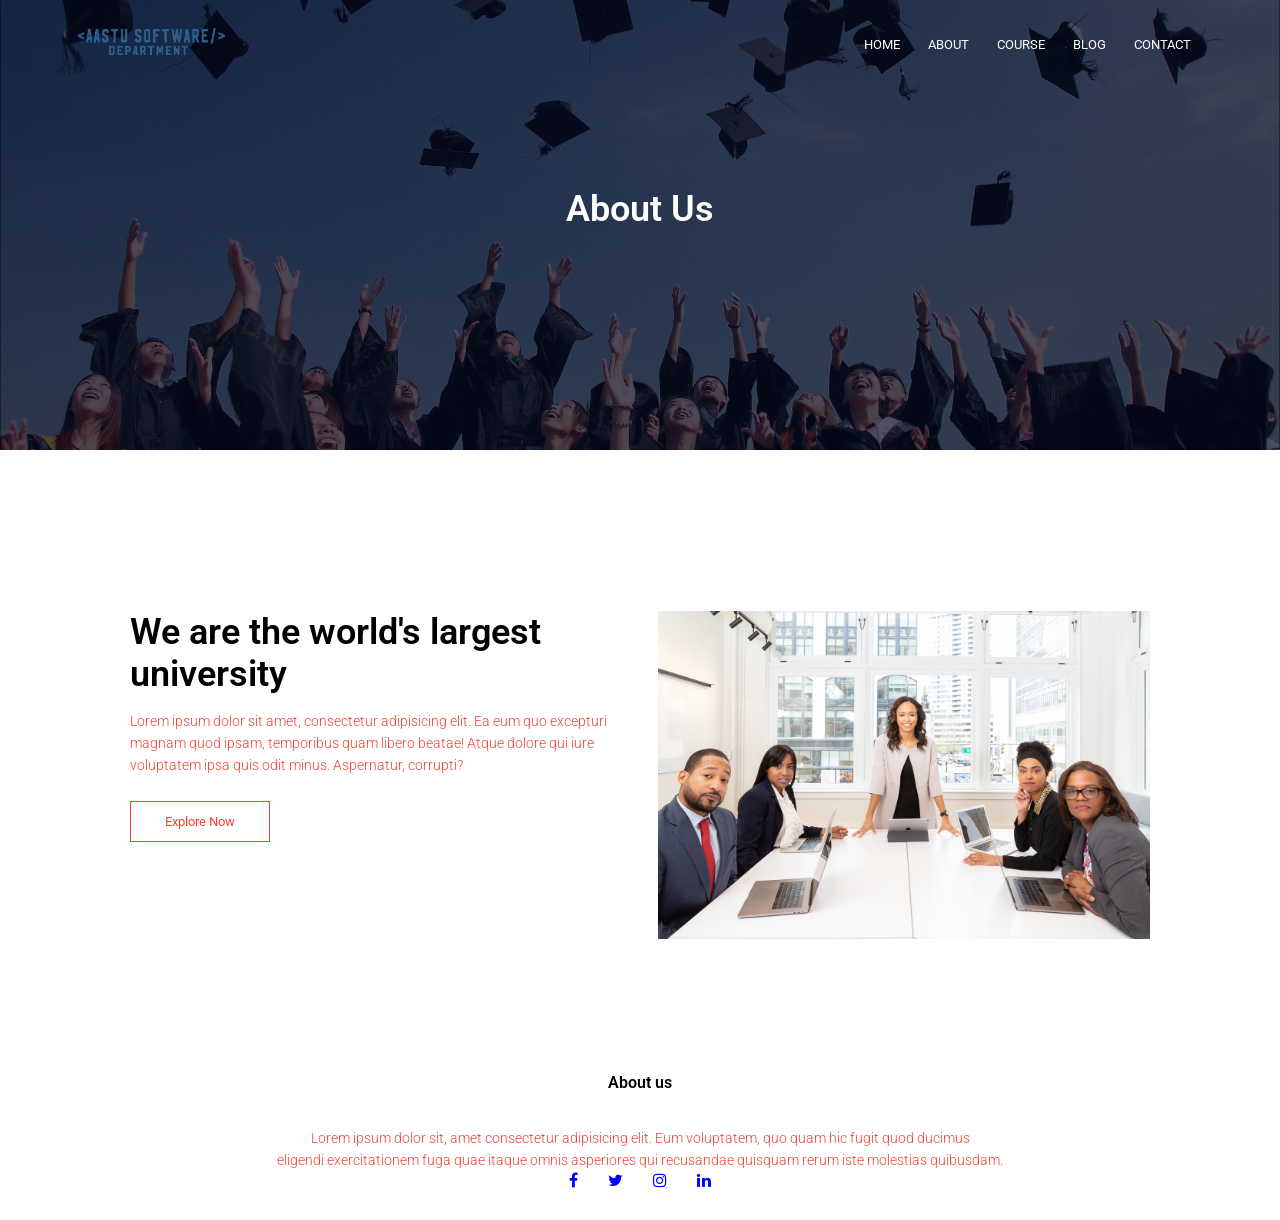
<file: about.html>
<!DOCTYPE html>
<html lang="en">
<head>
    <meta charset="UTF-8">
    <meta http-equiv="X-UA-Compatible" content="IE=edge">
    <meta name="viewport" content="width=device-width, initial-scale=1.0">
    <title>About</title>
    <link rel="stylesheet" href= "style.css">
    <link rel="preconnect" href="https://fonts.googleapis.com">
    <link rel="preconnect" href="https://fonts.gstatic.com" crossorigin>
    <link href="https://fonts.googleapis.com/css2?family=Roboto:ital,wght@0,300;0,400;0,500;0,700;0,900;1,100&display=swap" rel="stylesheet">
    <link rel="stylesheet" href="https://stackpath.bootstrapcdn.com/font-awesome/4.7.0/css/font-awesome.min.css">

</head>
<body>

    <!------ header section---->

<section class="sub-header">
    <nav>
        <a href="/HomePage-main/index.html"><img src="/HomePage-main/resources/aastu sw.png"></a>
        <div class="nav-links" id="navLinks">
            <i class="fa fa-times" onclick="hidemenu()"></i>
            <ul>
                <li><a href="/HomePage-main/index.html">HOME</a></li>
                <li><a href="about.html">ABOUT</a></li>
                <li><a href="course.html">COURSE</a></li>
                <li><a href="events.html">BLOG</a></li>
                <li><a href="contact.html">CONTACT</a></li>
            </ul>
        </div>
        <i class="fa fa-bars" onclick="showmenu()"></i>
    </nav>

    <h1>About Us</h1>

</section>  

     <!--about us content-->

<section class="about-us">
    <div class="row">
        <div class="about-col">
            <h1>We are the world's largest university</h1>
            <p>Lorem ipsum dolor sit amet, consectetur adipisicing elit. Ea eum quo excepturi magnam quod ipsam, temporibus quam libero beatae! Atque dolore qui iure voluptatem ipsa quis odit minus. Aspernatur, corrupti?</p>
            <a href="" class="hero-btn red-btn">Explore Now</a>
        </div>
        <div class="about-col">
            <img src="images/about.jpg" alt="about">
        </div>
    </div>


</section>

 

       <!-- Footer  -->

<section class="footer">
    <h4>About us</h4>
    <p>Lorem ipsum dolor sit, amet consectetur adipisicing elit. Eum voluptatem, quo quam hic fugit quod ducimus <br> eligendi exercitationem fuga quae itaque omnis asperiores qui recusandae quisquam rerum iste molestias quibusdam.</p>

    <div class="icons">
        <i class="fa fa-facebook" ></i>
        <i class="fa fa-twitter" ></i>
        <i class="fa fa-instagram" ></i>
        <i class="fa fa-linkedin" ></i>
    </div>

</section>



<!-------------(header section) javascript for toggle menu---->
<script>

    var navLinks = document.getElementById("navLinks");
    function showmenu(){
        navLinks.style.right = "0";
    }
    function hidemenu(){
        navLinks.style.right = "-200px";
    }

</script>

</body>
</html>
</file>
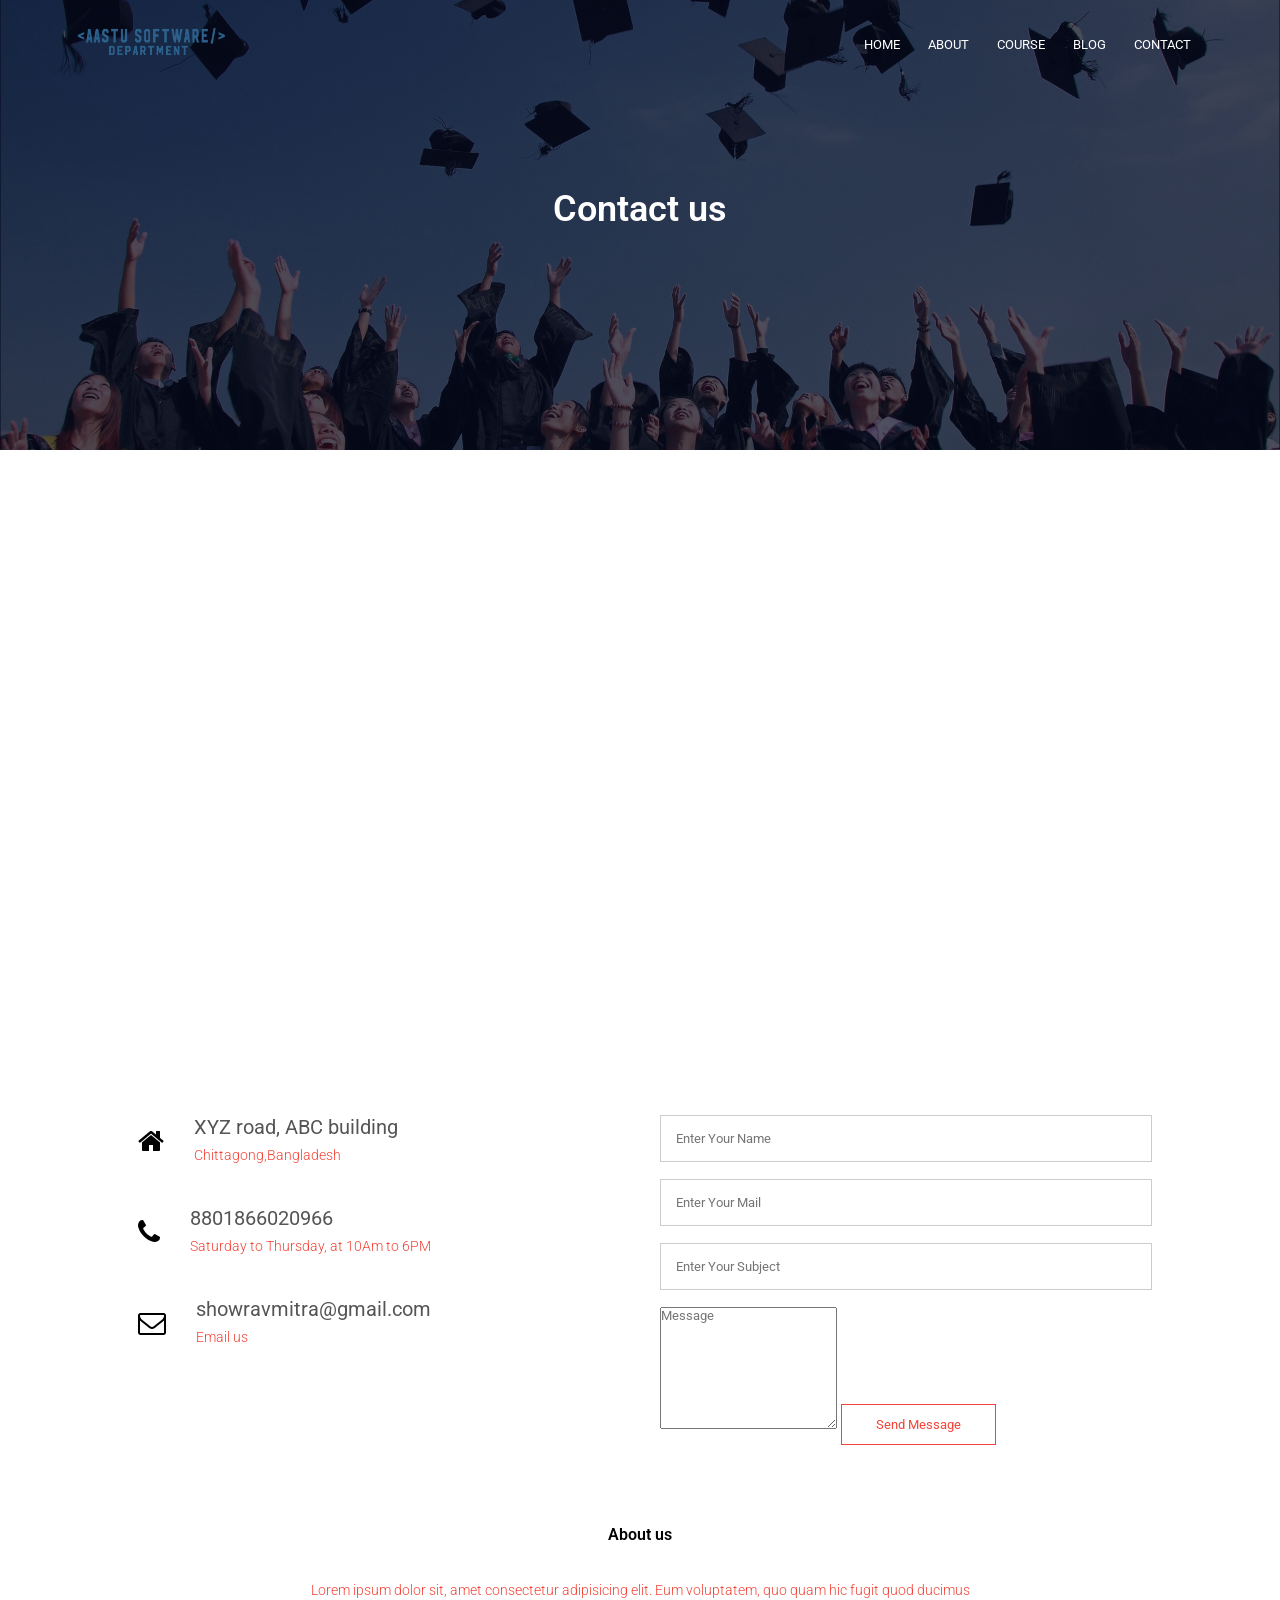
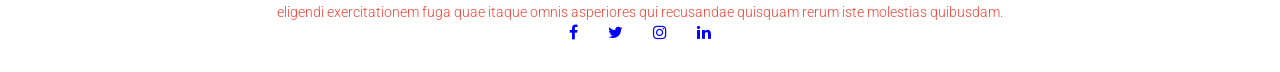
<file: contact.html>
<!DOCTYPE html>
<html lang="en">
<head>
    <meta charset="UTF-8">
    <meta http-equiv="X-UA-Compatible" content="IE=edge">
    <meta name="viewport" content="width=device-width, initial-scale=1.0">
    <title>contact</title>
    <link rel="stylesheet" href= "style.css">
    <link rel="preconnect" href="https://fonts.googleapis.com">
    <link rel="preconnect" href="https://fonts.gstatic.com" crossorigin>
    <link href="https://fonts.googleapis.com/css2?family=Roboto:ital,wght@0,300;0,400;0,500;0,700;0,900;1,100&display=swap" rel="stylesheet">
    <link rel="stylesheet" href="https://stackpath.bootstrapcdn.com/font-awesome/4.7.0/css/font-awesome.min.css">

</head>
<body>

    <!------ header section---->

<section class="sub-header">
    <nav>
        <a href="/HomePage-main/index.html"><img src="/HomePage-main/resources/aastu sw.png"></a>
        <div class="nav-links" id="navLinks">
            <i class="fa fa-times" onclick="hidemenu()"></i>
            <ul>
                <li><a href="/HomePage-main/index.html">HOME</a></li>
                <li><a href="about.html">ABOUT</a></li>
                <li><a href="course.html">COURSE</a></li>
                <li><a href="events.html">BLOG</a></li>
                <li><a href="contact.html">CONTACT</a></li>
            </ul>
        </div>
        <i class="fa fa-bars" onclick="showmenu()"></i>
    </nav>

    <h1>Contact us</h1>

</section>  

<!--------contact us-------->

<section class="location">
    <iframe src="https://www.google.com/maps/embed?pb=!1m18!1m12!1m3!1d3690.6520704291634!2d91.83061711454049!3d22.32899458530864!2m3!1f0!2f0!3f0!3m2!1i1024!2i768!4f13.1!3m3!1m2!1s0x30ad2755e6a1b817%3A0xd8f81467523d6d98!2sFiringi%20Bazar%20Rd%2C%20Chittagong!5e0!3m2!1sen!2sbd!4v1632244402618!5m2!1sen!2sbd" width="600" height="450" style="border:0;" allowfullscreen="" loading="lazy"></iframe>

</section>

<section class="contact-us">
    <div class="row">
        <div class="contact-col">
            <div>
                <i class="fa fa-home"></i>
                <span>
                    <h5>XYZ road, ABC building</h5>
                    <p>Chittagong,Bangladesh</p>
                </span>
            </div>
            <div>
                <i class="fa fa-phone"></i>
                <span>
                    <h5>8801866020966</h5>
                    <p>Saturday to Thursday, at 10Am to 6PM</p>
                </span>
            </div>
            <div>
                <i class="fa fa-envelope-o"></i>
                <span>
                    <h5>showravmitra@gmail.com</h5>
                    <p>Email us</p>
                </span>
            </div>
        </div>
        <div class="contact-col">
            <form action="">
                <input type="text" placeholder="Enter Your Name" required>
                <input type="email" placeholder="Enter Your Mail" required>
                <input type="text" placeholder="Enter Your Subject" required>
                <textarea rows="8" placeholder="Message" required></textarea>
                <button type="Submit" class="hero-btn red-btn">Send Message </button>
            </form>

        </div>
    </div>
</section>


     <!-- Footer  -->

<section class="footer">
    <h4>About us</h4>
    <p>Lorem ipsum dolor sit, amet consectetur adipisicing elit. Eum voluptatem, quo quam hic fugit quod ducimus <br> eligendi exercitationem fuga quae itaque omnis asperiores qui recusandae quisquam rerum iste molestias quibusdam.</p>

    <div class="icons">
        <i class="fa fa-facebook" ></i>
        <i class="fa fa-twitter" ></i>
        <i class="fa fa-instagram" ></i>
        <i class="fa fa-linkedin" ></i>
    </div>
 
</section>



<!-------------(header section) javascript for toggle menu---->
<script>

    var navLinks = document.getElementById("navLinks");
    function showmenu(){
        navLinks.style.right = "0";
    }
    function hidemenu(){
        navLinks.style.right = "-200px";
    }

</script>

</body>
</html>
</file>
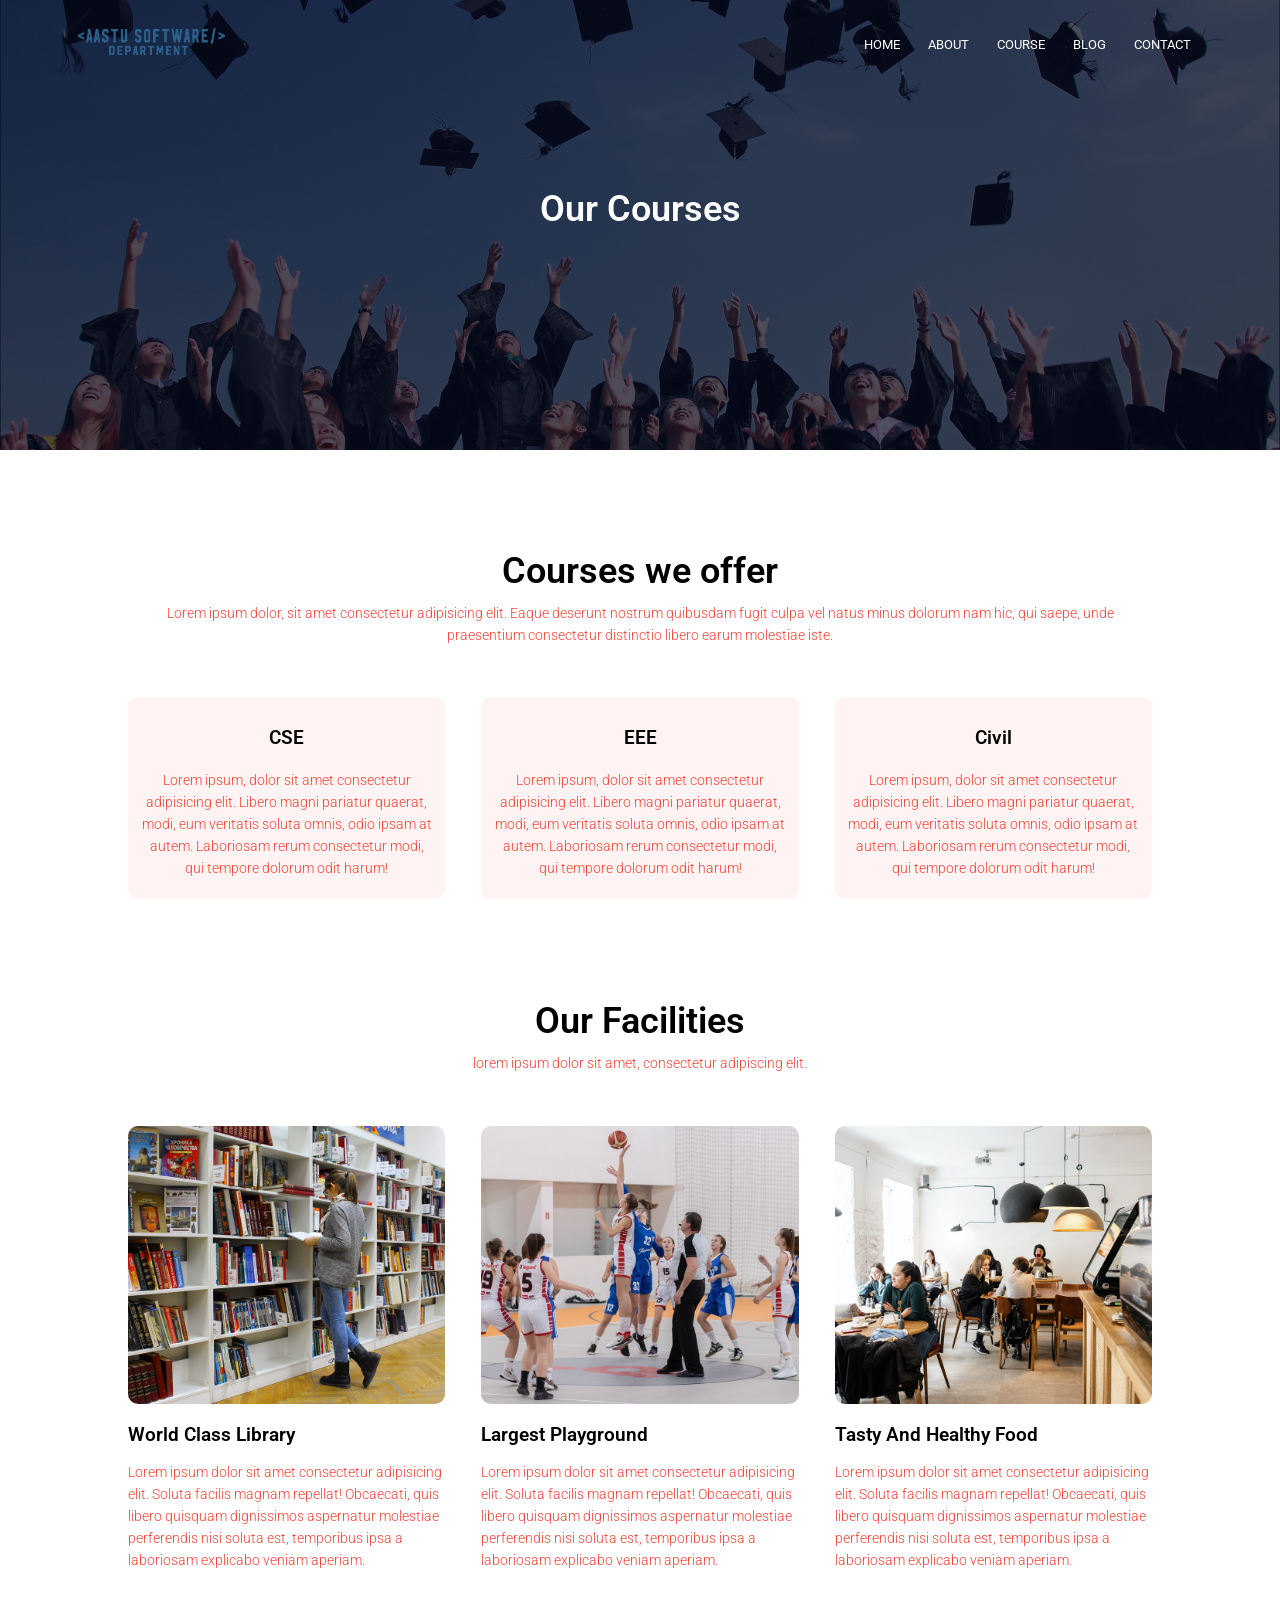
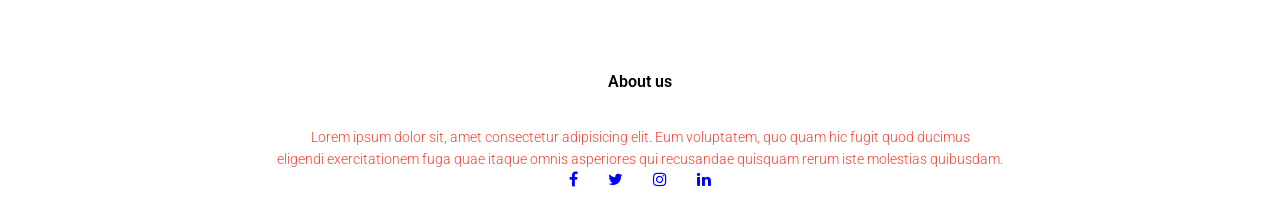
<file: course.html>
<!DOCTYPE html>
<html lang="en">
<head>
    <meta charset="UTF-8">
    <meta http-equiv="X-UA-Compatible" content="IE=edge">
    <meta name="viewport" content="width=device-width, initial-scale=1.0">
    <title>Courses</title>
    <link rel="stylesheet" href= "style.css">
    <link rel="preconnect" href="https://fonts.googleapis.com">
    <link rel="preconnect" href="https://fonts.gstatic.com" crossorigin>
    <link href="https://fonts.googleapis.com/css2?family=Roboto:ital,wght@0,300;0,400;0,500;0,700;0,900;1,100&display=swap" rel="stylesheet">
    <link rel="stylesheet" href="https://stackpath.bootstrapcdn.com/font-awesome/4.7.0/css/font-awesome.min.css">

</head>
<body>

    <!------ header section---->

<section class="sub-header">
    <nav>
        <a href="/HomePage-main/index.html"><img src="/HomePage-main/resources/aastu sw.png"></a>
        <div class="nav-links" id="navLinks">
            <i class="fa fa-times" onclick="hidemenu()"></i>
            <ul>
                <li><a href="/HomePage-main/index.html">HOME</a></li>
                <li><a href="about.html">ABOUT</a></li>
                <li><a href="course.html">COURSE</a></li>
                <li><a href="events.html">BLOG</a></li>
                <li><a href="contact.html">CONTACT</a></li>
            </ul>
        </div>
        <i class="fa fa-bars" onclick="showmenu()"></i>
    </nav>

    <h1>Our Courses</h1>

</section>  

     <!-- Course -->

<section class="course">
    <h1>Courses we offer</h1>
    <p>Lorem ipsum dolor, sit amet consectetur adipisicing elit. Eaque deserunt nostrum quibusdam fugit culpa vel natus minus dolorum nam hic, qui saepe, unde praesentium consectetur distinctio libero earum molestiae iste.</p>

    <div class="row">
        <div class="course-col">
            <h3>CSE</h3>
            <p>Lorem ipsum, dolor sit amet consectetur adipisicing elit. Libero magni pariatur quaerat, modi, eum veritatis soluta omnis, odio ipsam at autem. Laboriosam rerum consectetur modi, qui tempore dolorum odit harum!</p>
        </div>
        <div class="course-col">
            <h3>EEE</h3>
            <p>Lorem ipsum, dolor sit amet consectetur adipisicing elit. Libero magni pariatur quaerat, modi, eum veritatis soluta omnis, odio ipsam at autem. Laboriosam rerum consectetur modi, qui tempore dolorum odit harum!</p>
        </div>
        <div class="course-col">
            <h3>Civil</h3>
            <p>Lorem ipsum, dolor sit amet consectetur adipisicing elit. Libero magni pariatur quaerat, modi, eum veritatis soluta omnis, odio ipsam at autem. Laboriosam rerum consectetur modi, qui tempore dolorum odit harum!</p>
        </div>
    </div>

</section>


     <!--  Facilities -->

<section class="facilities">
    <h1>Our Facilities</h1>
    <p>lorem ipsum dolor sit amet, consectetur adipiscing elit.</p>
    <div class="row">
        <div class="facilities-col">
            <img src="images/library.png" >
            <h3>World Class Library</h3>
            <p>Lorem ipsum dolor sit amet consectetur adipisicing elit. Soluta facilis magnam repellat! Obcaecati, quis libero quisquam dignissimos aspernatur molestiae perferendis nisi soluta est, temporibus ipsa a laboriosam explicabo veniam aperiam.</p>
        </div>
        <div class="facilities-col">
            <img src="images/basketball.png" >
            <h3>Largest Playground</h3>
            <p>Lorem ipsum dolor sit amet consectetur adipisicing elit. Soluta facilis magnam repellat! Obcaecati, quis libero quisquam dignissimos aspernatur molestiae perferendis nisi soluta est, temporibus ipsa a laboriosam explicabo veniam aperiam.</p>
        </div>
        <div class="facilities-col">
            <img src="images/cafeteria.png" >
            <h3>Tasty And Healthy Food </h3>
            <p>Lorem ipsum dolor sit amet consectetur adipisicing elit. Soluta facilis magnam repellat! Obcaecati, quis libero quisquam dignissimos aspernatur molestiae perferendis nisi soluta est, temporibus ipsa a laboriosam explicabo veniam aperiam.</p>
        </div>
    </div>
</section>


       <!-- Footer  -->

<section class="footer">
    <h4>About us</h4>
    <p>Lorem ipsum dolor sit, amet consectetur adipisicing elit. Eum voluptatem, quo quam hic fugit quod ducimus <br> eligendi exercitationem fuga quae itaque omnis asperiores qui recusandae quisquam rerum iste molestias quibusdam.</p>

    <div class="icons">
        <i class="fa fa-facebook" ></i>
        <i class="fa fa-twitter" ></i>
        <i class="fa fa-instagram" ></i>
        <i class="fa fa-linkedin" ></i>
    </div>
 
</section>



<!-------------(header section) javascript for toggle menu---->
<script>

    var navLinks = document.getElementById("navLinks");
    function showmenu(){
        navLinks.style.right = "0";
    }
    function hidemenu(){
        navLinks.style.right = "-200px";
    }

</script>

</body>
</html>
</file>
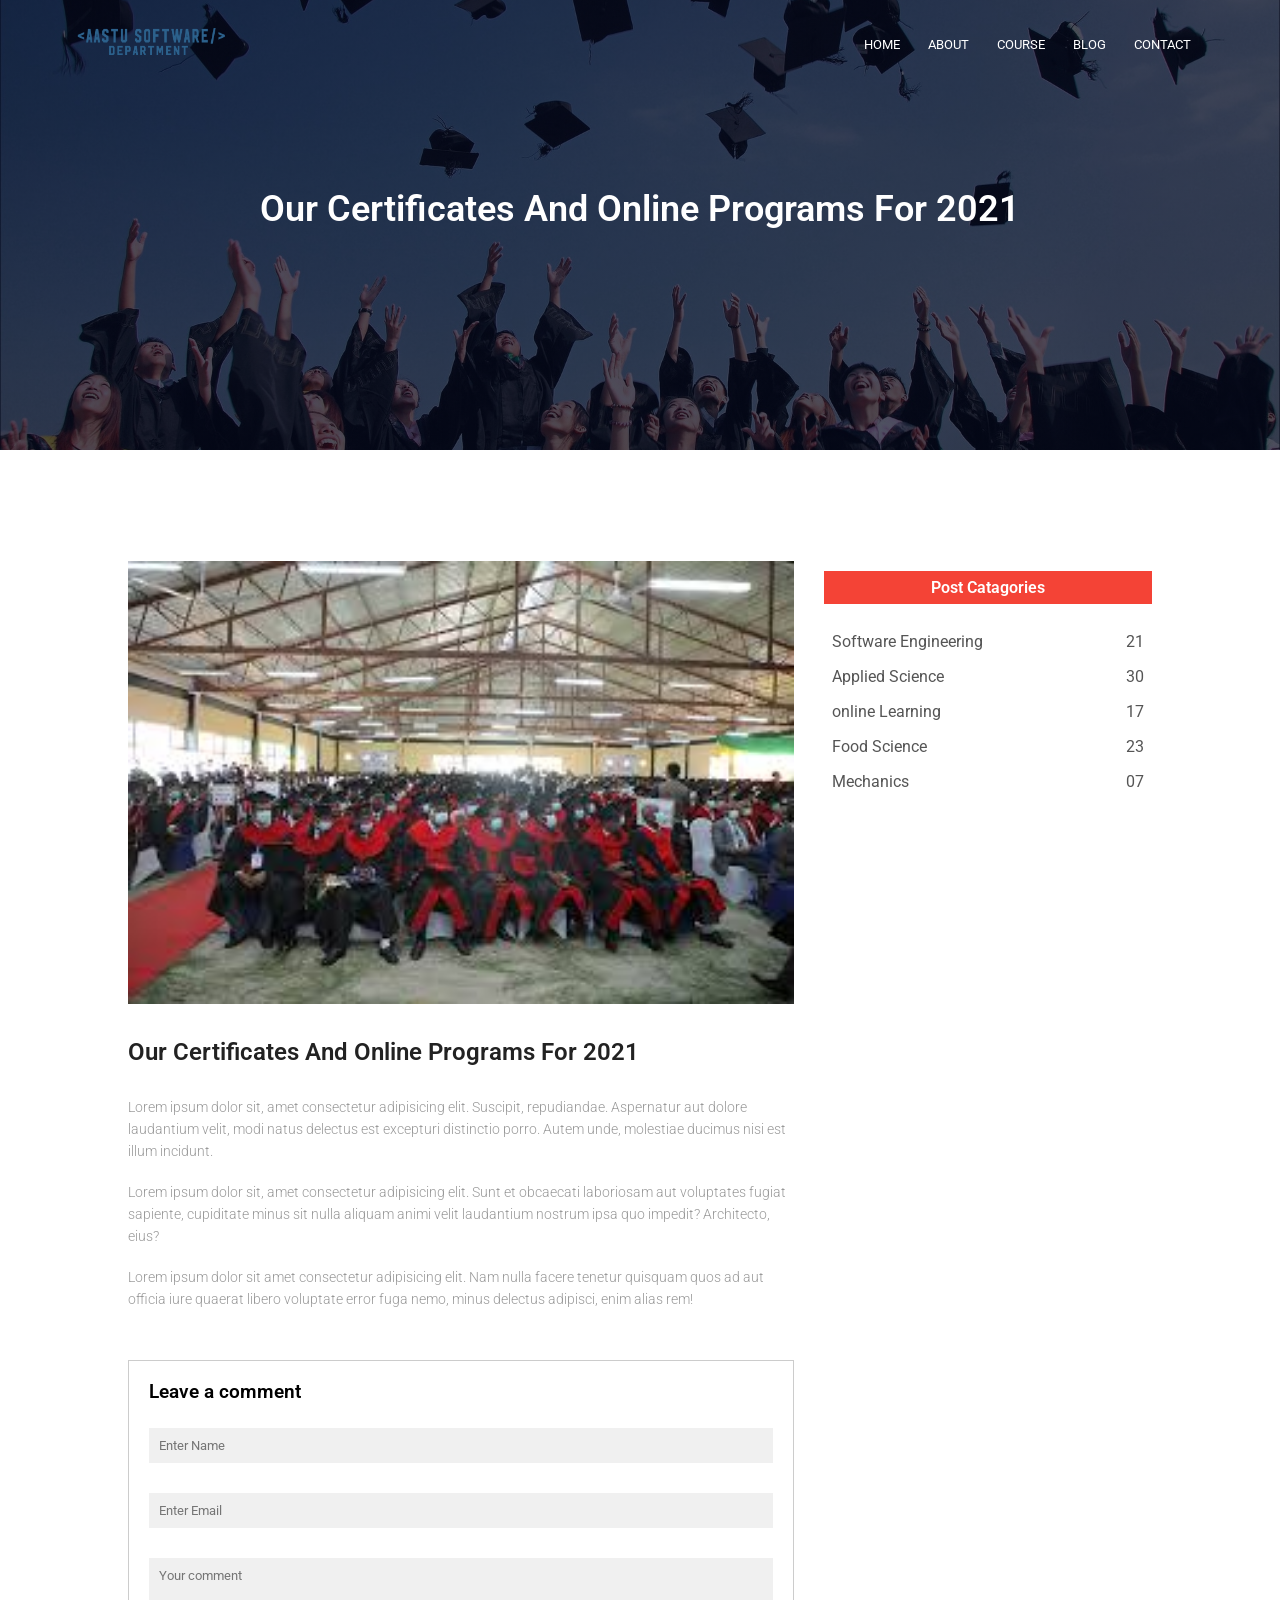
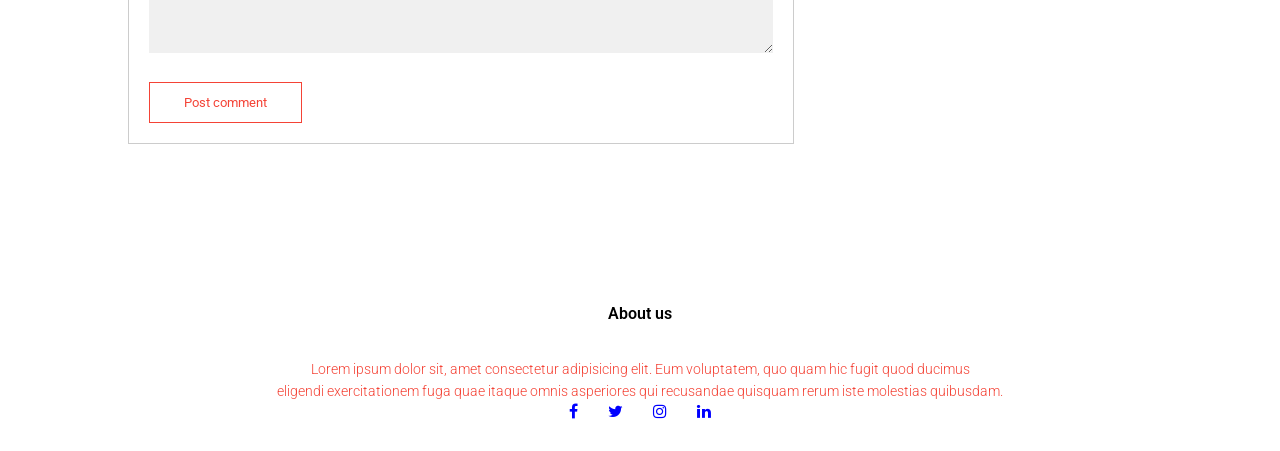
<file: events.html>
<!DOCTYPE html>
<html lang="en">
<head>
    <meta charset="UTF-8">
    <meta http-equiv="X-UA-Compatible" content="IE=edge">
    <meta name="viewport" content="width=device-width, initial-scale=1.0">
    <title>Events</title>
    <link rel="stylesheet" href= "style.css">
    <link rel="preconnect" href="https://fonts.googleapis.com">
    <link rel="preconnect" href="https://fonts.gstatic.com" crossorigin>
    <link href="https://fonts.googleapis.com/css2?family=Roboto:ital,wght@0,300;0,400;0,500;0,700;0,900;1,100&display=swap" rel="stylesheet">
    <link rel="stylesheet" href="https://stackpath.bootstrapcdn.com/font-awesome/4.7.0/css/font-awesome.min.css">

</head>
<body>

    <!------ header section---->

<section class="sub-header">
    <nav>
        <a href="/HomePage-main/index.html"><img src="/HomePage-main/resources/aastu sw.png"></a>
        <div class="nav-links" id="navLinks">
            <i class="fa fa-times" onclick="hidemenu()"></i>
            <ul>
                <li><a href="/HomePage-main/index.html">HOME</a></li>
                <li><a href="about.html">ABOUT</a></li>
                <li><a href="course.html">COURSE</a></li>
                <li><a href="events.html">BLOG</a></li>
                <li><a href="contact.html">CONTACT</a></li>
            </ul>
        </div>
        <i class="fa fa-bars" onclick="showmenu()"></i>
    </nav>

    <h1>Our Certificates And Online Programs For 2021</h1>

</section>  

     

<section class="blog-content">
    <div class="row">
        <div class="blog-left">
            <img src="/HomePage-main/resources/images.jpeg" alt="certifiacte">
            <h2>Our Certificates And Online Programs For 2021</h2>
            <P>Lorem ipsum dolor sit, amet consectetur adipisicing elit. Suscipit, repudiandae. Aspernatur aut dolore laudantium velit, modi natus delectus est excepturi distinctio porro. Autem unde, molestiae ducimus nisi est illum incidunt.</P>
            <br>
            <p>Lorem ipsum dolor sit, amet consectetur adipisicing elit. Sunt et obcaecati laboriosam aut voluptates fugiat sapiente, cupiditate minus sit nulla aliquam animi velit laudantium nostrum ipsa quo impedit? Architecto, eius?</p>
            <br><p>Lorem ipsum dolor sit amet consectetur adipisicing elit. Nam nulla facere tenetur quisquam quos ad aut officia iure quaerat libero voluptate error fuga nemo, minus delectus adipisci, enim alias rem!</p>


            <div class="comment-box">
                <h3>Leave a comment </h3>
                <form class="comment-form">
                    <input type="text" placeholder="Enter Name">
                    <input type="text" placeholder="Enter Email">
                    <textarea rows="5" placeholder="Your comment"></textarea>
                    <button type="submit" class="hero-btn red-btn">Post comment</button>
                </form>
            </div>
        </div>
        <div class="blog-right">
            <h3>Post Catagories</h3>
            <div>
                <span>Software Engineering</span>
                <span>21</span>
            </div>
            <div>
                <span>Applied  Science</span>
                <span>30</span>
            </div>
            <div>
                <span>online  Learning</span>
                <span>17</span>
            </div>
            <div>
                <span>Food Science</span>
                <span>23</span>
            </div>
            <div>
                <span>Mechanics</span>
                <span>07</span>
            </div>
        </div>
    </div>
</section>



         <!-- Footer -->

<section class="footer">
    <h4>About us</h4>
    <p>Lorem ipsum dolor sit, amet consectetur adipisicing elit. Eum voluptatem, quo quam hic fugit quod ducimus <br> eligendi exercitationem fuga quae itaque omnis asperiores qui recusandae quisquam rerum iste molestias quibusdam.</p>

    <div class="icons">
        <i class="fa fa-facebook" ></i>
        <i class="fa fa-twitter" ></i>
        <i class="fa fa-instagram" ></i>
        <i class="fa fa-linkedin" ></i>
    </div>
  
</section>



<!-------------(header section) javascript for toggle menu---->
<script>

    var navLinks = document.getElementById("navLinks");
    function showmenu(){
        navLinks.style.right = "0";
    }
    function hidemenu(){
        navLinks.style.right = "-200px";
    }

</script>

</body>
</html>
</file>
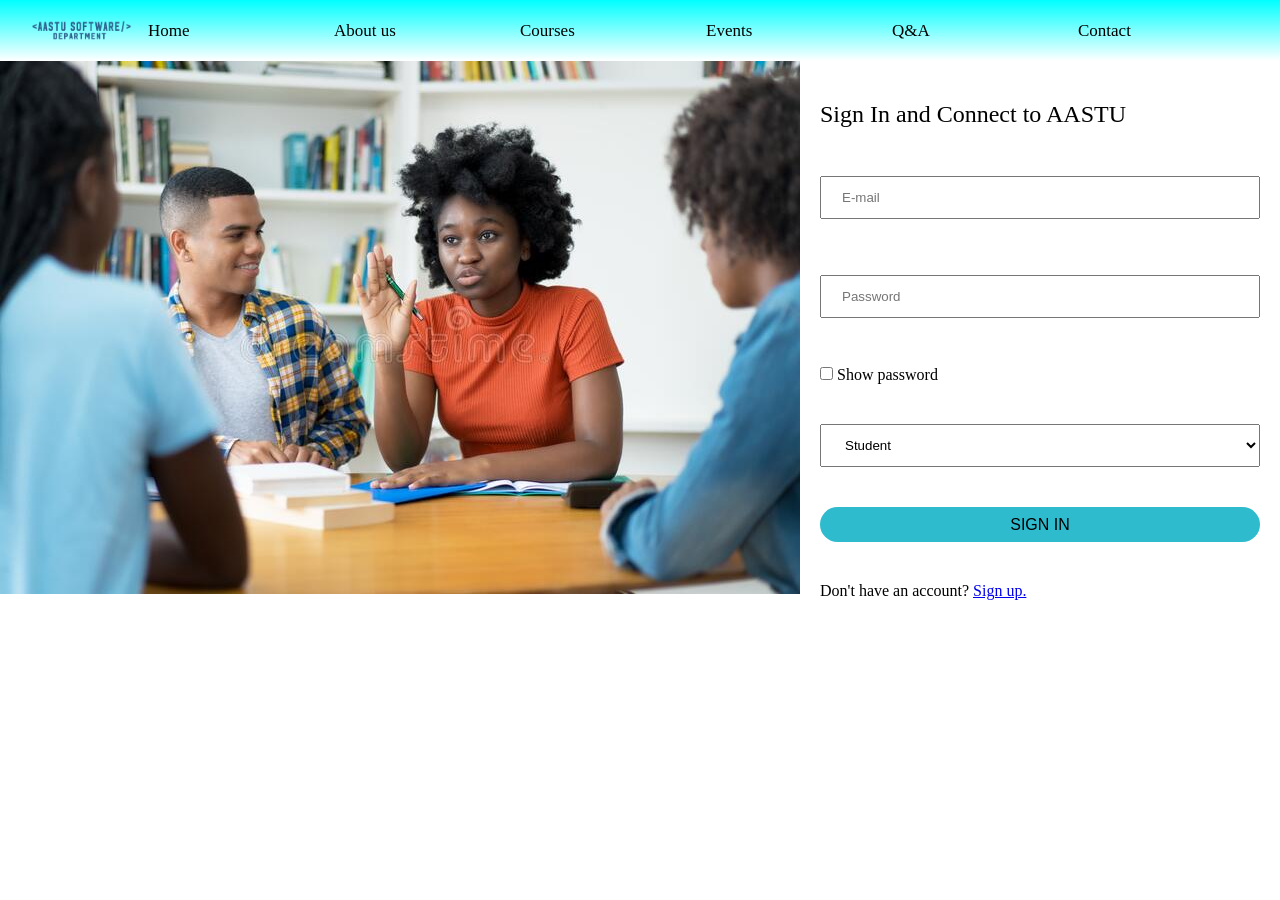
<file: SignInUpPage-main/signIn.html>
<!DOCTYPE html>
<html lang="en">
<head>
    <meta charset="UTF-8">
    <meta http-equiv="X-UA-Compatible" content="IE=edge">
    <meta name="viewport" content="width=device-width, initial-scale=1.0">
    <title>Sign in</title>
    <link rel="stylesheet" href="base.css">
    <link rel="stylesheet" href="button.css">
    <link rel="stylesheet" href="frontend/signIn.css">
</head>
<body>
    <div class="navigation">
        <img class="logo" src="/HomePage-main/resources/aastu sw.png" alt="AASTU SE Logo" width="100">
        <div class="navlink"><a href="/HomePage-main/index.html">Home</a></div>
        <div class="navlink"><a href="/about.html">About us</a></div>
        <div class="navlink"><a href="/course.html">Courses</a></div>
        <div class="navlink"><a href="/events.html">Events<a></a></div>
        <div class="navlink"><a href="/FAQPage-main/src/pages/faq.html">Q&A</a></div>
        <div class="navlink"><a href="/contact.html">Contact</a></div>
    </div>

    <div class="signIn">
        <div class="heroImage">
            <img src="assets/peopleDiscussing.jpg" alt="students discussing">
        </div>
        <div class="signInSection">
            <form action="#" method="post">
                <div class="form signInTitle fontSubHeader">Sign In and Connect to AASTU</div>
                <div class="form email"><input id="email" type="email" placeholder="E-mail" /></div>
                <div class="form password"><input id="password" type="password" placeholder="Password" /></div>

                <div class="form showPass">
                    <input type="checkbox" name="showPassword" id="showPassword">
                    <label for="showPassword">Show password</label>
                </div>
                
                <div class="form selectOccupation">
                    <select name="occupation" id="occupation">
                        <option value="Student">Student</option>
                        <option value="Staff">Staff</option>
                    </select>
                </div>
                <div class="form btnSignIn">
                    <button id="btnSubmit" class="form btn btnPrimary btnBlock" type="submit">SIGN IN</button>
                </div>

                <p class="fontPrimary form lnkSignUp">
                    Don't have an account? <a href="signUp.html">Sign up.</a>
                </p>
            </form>
        </div>
    </div>

  
</body>
</html>
</file>
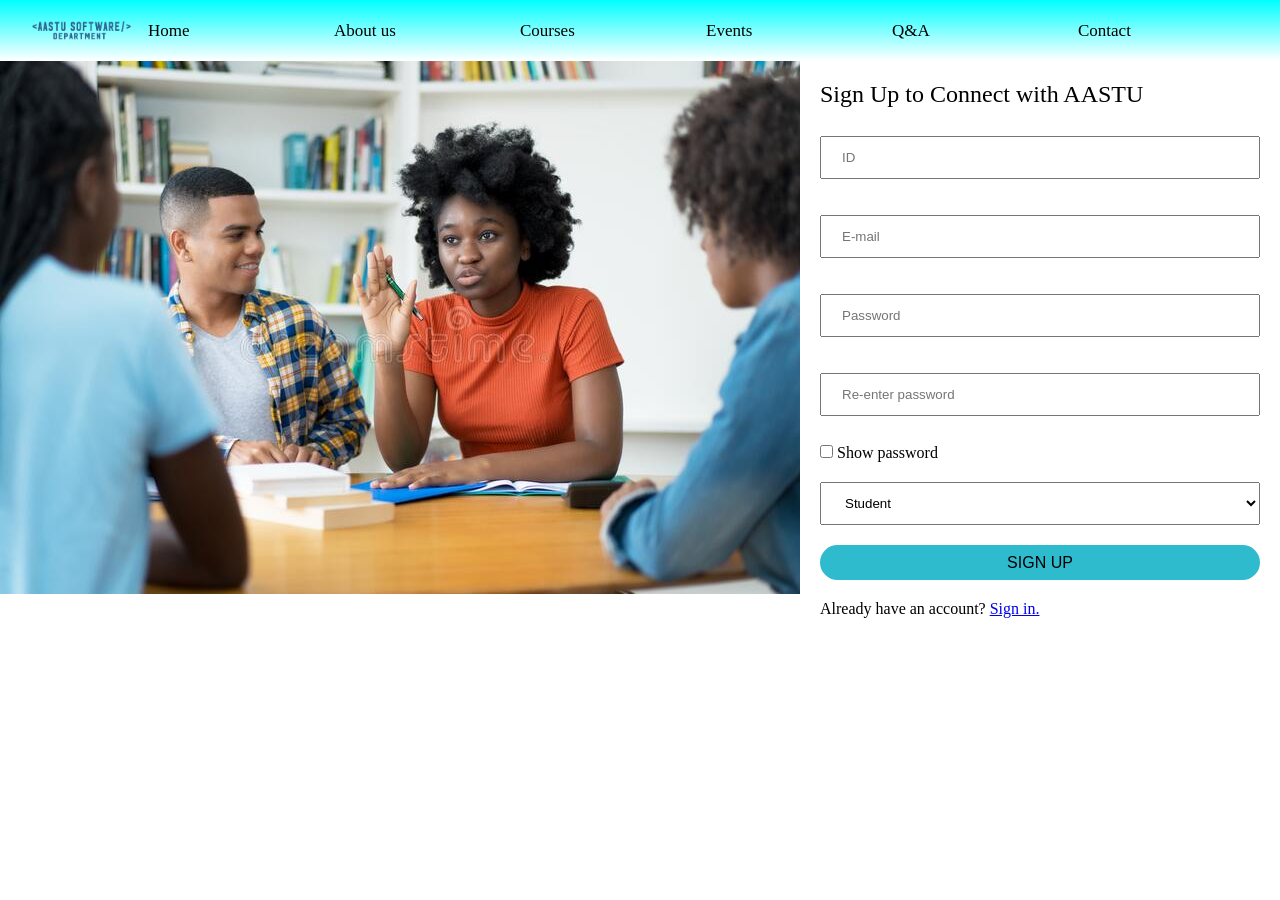
<file: SignInUpPage-main/signUp.html>
<!DOCTYPE html>
<html lang="en">
<head>
    <meta charset="UTF-8">
    <meta http-equiv="X-UA-Compatible" content="IE=edge">
    <meta name="viewport" content="width=device-width, initial-scale=1.0">
    <title>Sign up</title>
    <link rel="stylesheet" href="base.css">
    <link rel="stylesheet" href="button.css">
    <link rel="stylesheet" href="frontend/signUp.css">
</head>
<body>
    <div class="navigation">
        <img class="logo" src="/HomePage-main/resources/aastu sw.png" alt="AASTU SE Logo" width="100">
        <div class="navlink"><a href="/HomePage-main/index.html">Home</a></div>
        <div class="navlink"><a href="/about.html">About us</a></div>
        <div class="navlink"><a href="/course.html">Courses</a></div>
        <div class="navlink"><a href="/events.html">Events<a></a></div>
        <div class="navlink"><a href="/FAQPage-main/src/pages/faq.html">Q&A</a></div>
        <div class="navlink"><a href="/contact.html">Contact</a></div>
    </div>
    <div class="signIn">
        <div class="heroImage">
            <img src="assets/peopleDiscussing.jpg" alt="students discussing">
        </div>
        <div class="signInSection">
            <form action="#" method="post">
                <div class="form signInTitle fontSubHeader">Sign Up to Connect with AASTU</div>
                <div class="form ID"><input id="id" type="text" placeholder="ID" /></div>

                <div class="form email"><input id="email" type="email" placeholder="E-mail" /></div>
                <div class="form password"><input id="password" type="password" placeholder="Password" /></div>
                <div class="form password"><input id="rePassword" type="password" placeholder="Re-enter password" /></div>

                <div class="form showPass">
                    <input type="checkbox" name="showPassword" id="showPassword">
                    <label for="showPassword">Show password</label>
                </div>
                
                <div class="form selectOccupation">
                    <select name="occupation" id="occupation">
                        <option value="Student">Student</option>
                        <option value="Staff">Staff</option>
                    </select>
                </div>
                <div class="form btnSignIn">
                    <button id="btnSubmit" class="form btn btnPrimary btnBlock" type="submit">SIGN UP</button>
                </div>
                <p class="fontPrimary form lnkSignUp">
                Already have an account? <a href="signin.html">Sign in.</a>
                </p>
            </form>
        </div>
    </div>

 
</body>
</html>
</file>
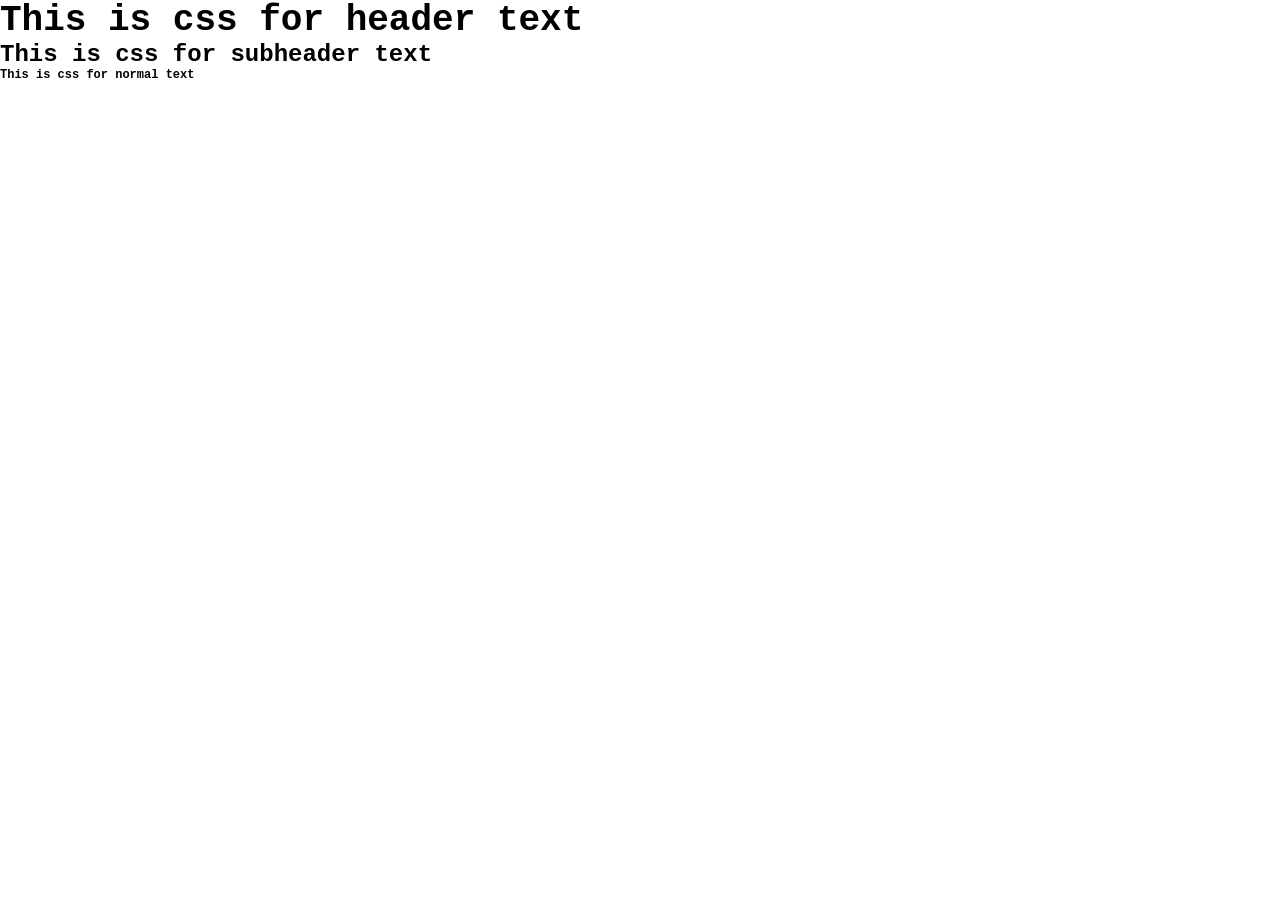
<file: HomePage-main/library/base.html>
<!DOCTYPE html>
<html lang="en">
<head>
    <meta charset="UTF-8">
    <meta http-equiv="X-UA-Compatible" content="IE=edge">
    <meta name="viewport" content="width=device-width, initial-scale=1.0">
    <link rel="stylesheet" href="base.css">
    <title>Base</title>
</head>
<body>
    <div>
        <h1 class="font fontHeader">This is css for header text</h1>
    </div>

    <div>
        <h1 class="font fontSubHeader">This is css for subheader text</h1>
    </div>

    <div>
        <h1 class="font fontText">This is css for normal text</h1>
    </div>
</body>
</html>
</file>
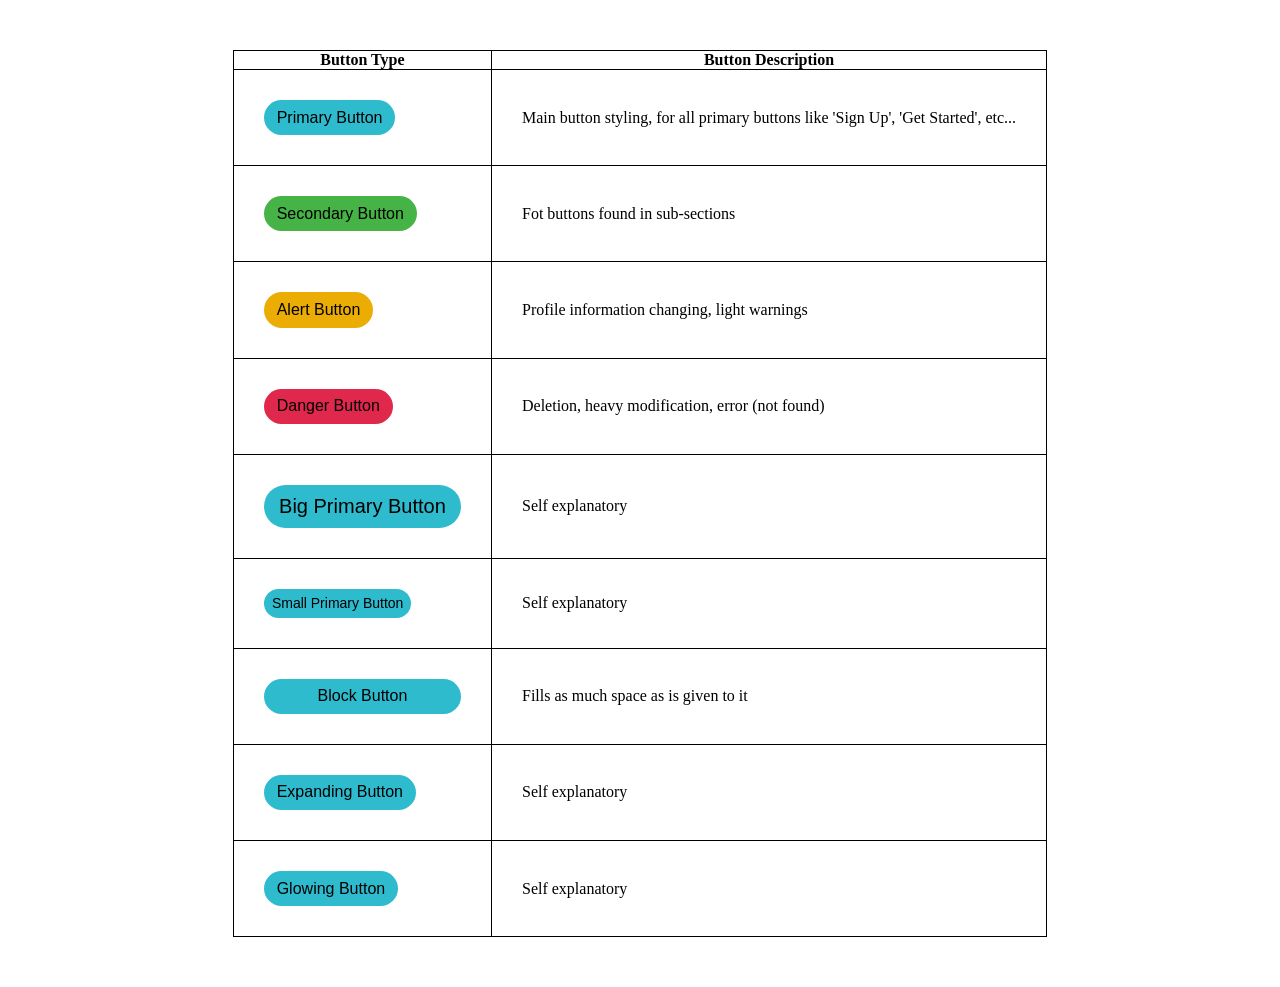
<file: HomePage-main/library/button.html>
<!DOCTYPE html>
<html lang="en">
<head>
    <meta charset="UTF-8">
    <meta http-equiv="X-UA-Compatible" content="IE=edge">
    <meta name="viewport" content="width=device-width, initial-scale=1.0">
    <link rel="stylesheet" href="base.css">
    <link rel="stylesheet" href="button.css">
    <title>Implementation</title>
</head>
<body>
    <div class="table">
        <table>
            <thead>
                <th>Button Type</th>
                <th>Button Description</th>
            </thead>
            <tbody>
                <tr>
                    <td><button class="btn btnPrimary">Primary Button</button></td>
                    <td>Main button styling, for all primary buttons like 'Sign Up', 'Get Started', etc...</td>
                </tr>
                <tr>
                    <td><button class="btn btnSecondary">Secondary Button</button></td>
                    <td>Fot buttons found in sub-sections</td>
                </tr>
                <tr>
                    <td><button class="btn btnAlert">Alert Button</button></td>
                    <td>Profile information changing, light warnings</td>
                </tr>
                <tr>
                    <td><button class="btn btnDanger">Danger Button</button></td>
                    <td>Deletion, heavy modification, error (not found)</td>
                </tr>
                <tr>
                    <td><button class="btn btnPrimary btnBig">Big Primary Button</button></td>
                    <td>Self explanatory</td>
                </tr>
                <tr>
                    <td><button class="btn btnPrimary btnSmall">Small Primary Button</button></td>
                    <td>Self explanatory</td>
                </tr>
                <tr>
                    <td><button class="btn btnPrimary btnBlock">Block Button</button></td>
                    <td>Fills as much space as is given to it</td>
                </tr>
                <tr>
                    <td><button class="btn btnPrimary btnHoverExpand">Expanding Button</button></td>
                    <td>Self explanatory</td>
                </tr>
                <tr>
                    <td><button class="btn btnPrimary btnHoverGlow">Glowing Button</button></td>
                    <td>Self explanatory</td>
                </tr>
            </tbody>
        </table>
    </div>
    
    
</body>
</html>
</file>
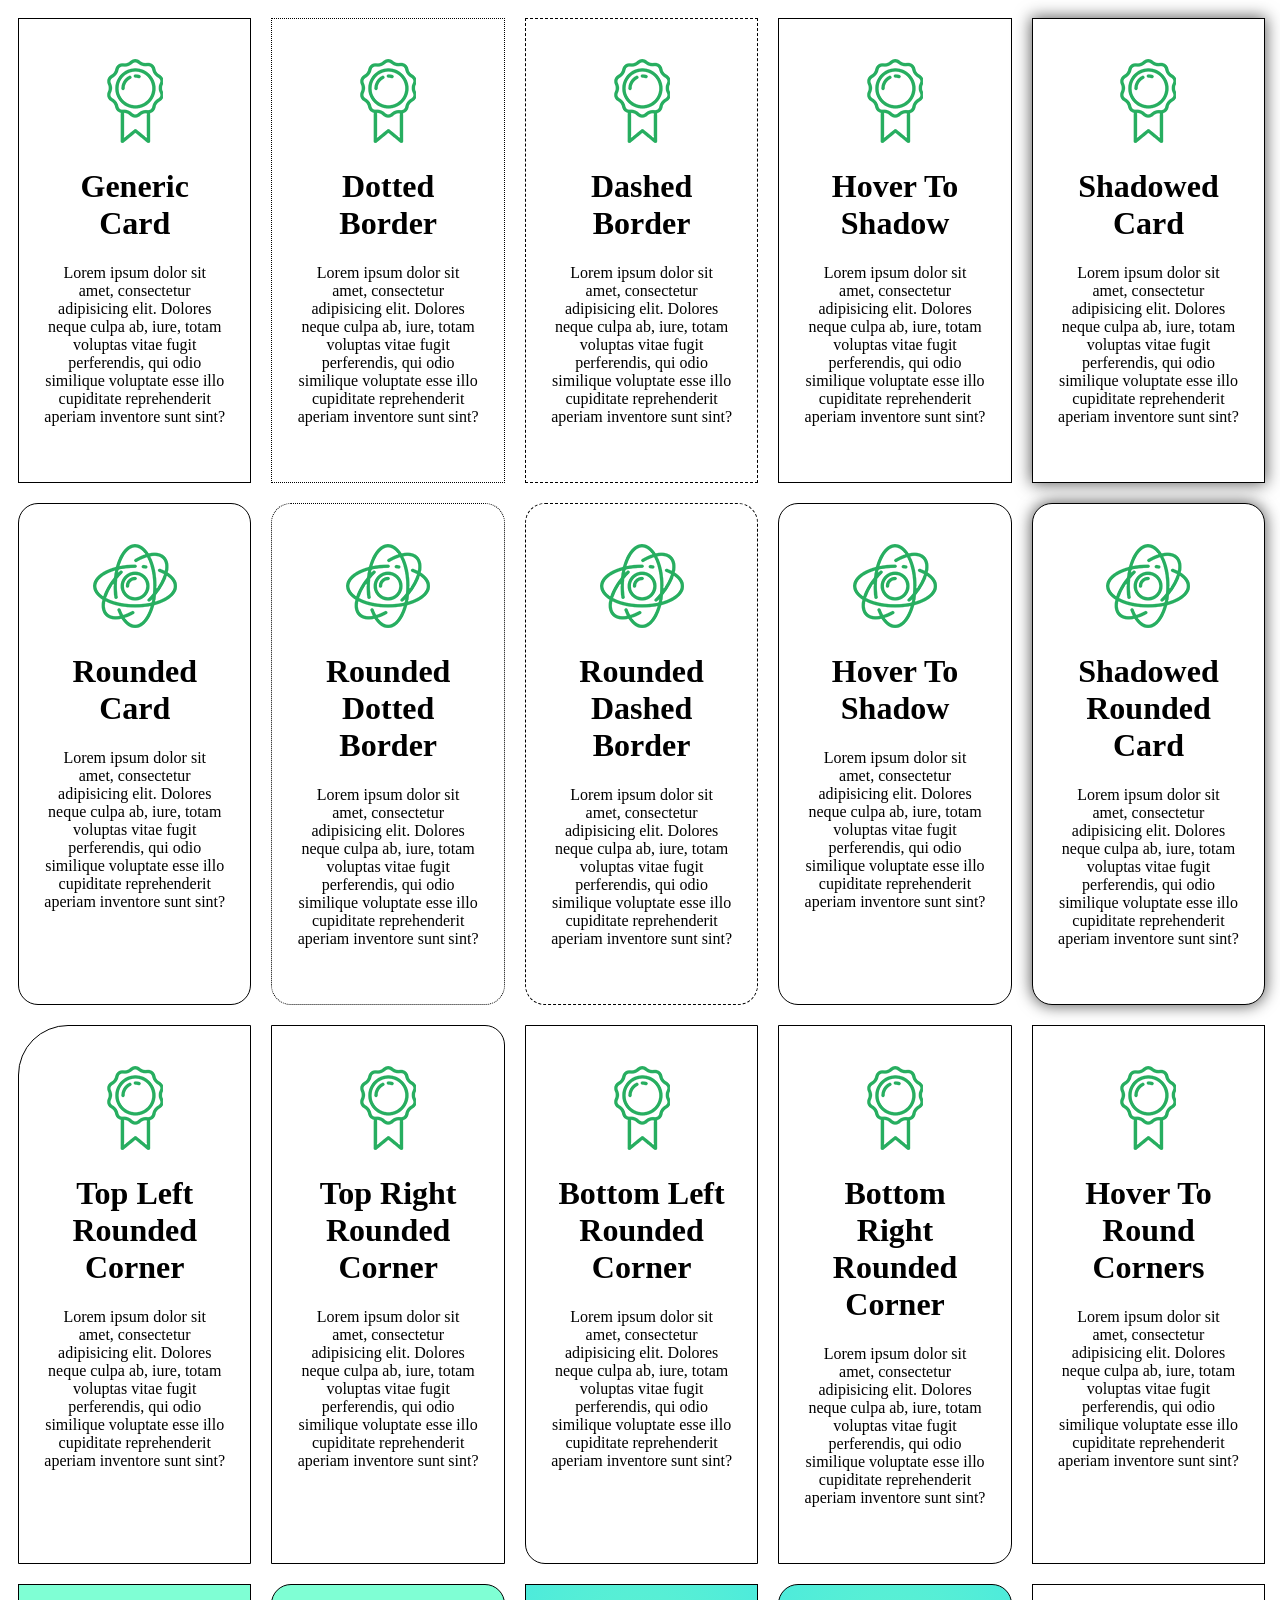
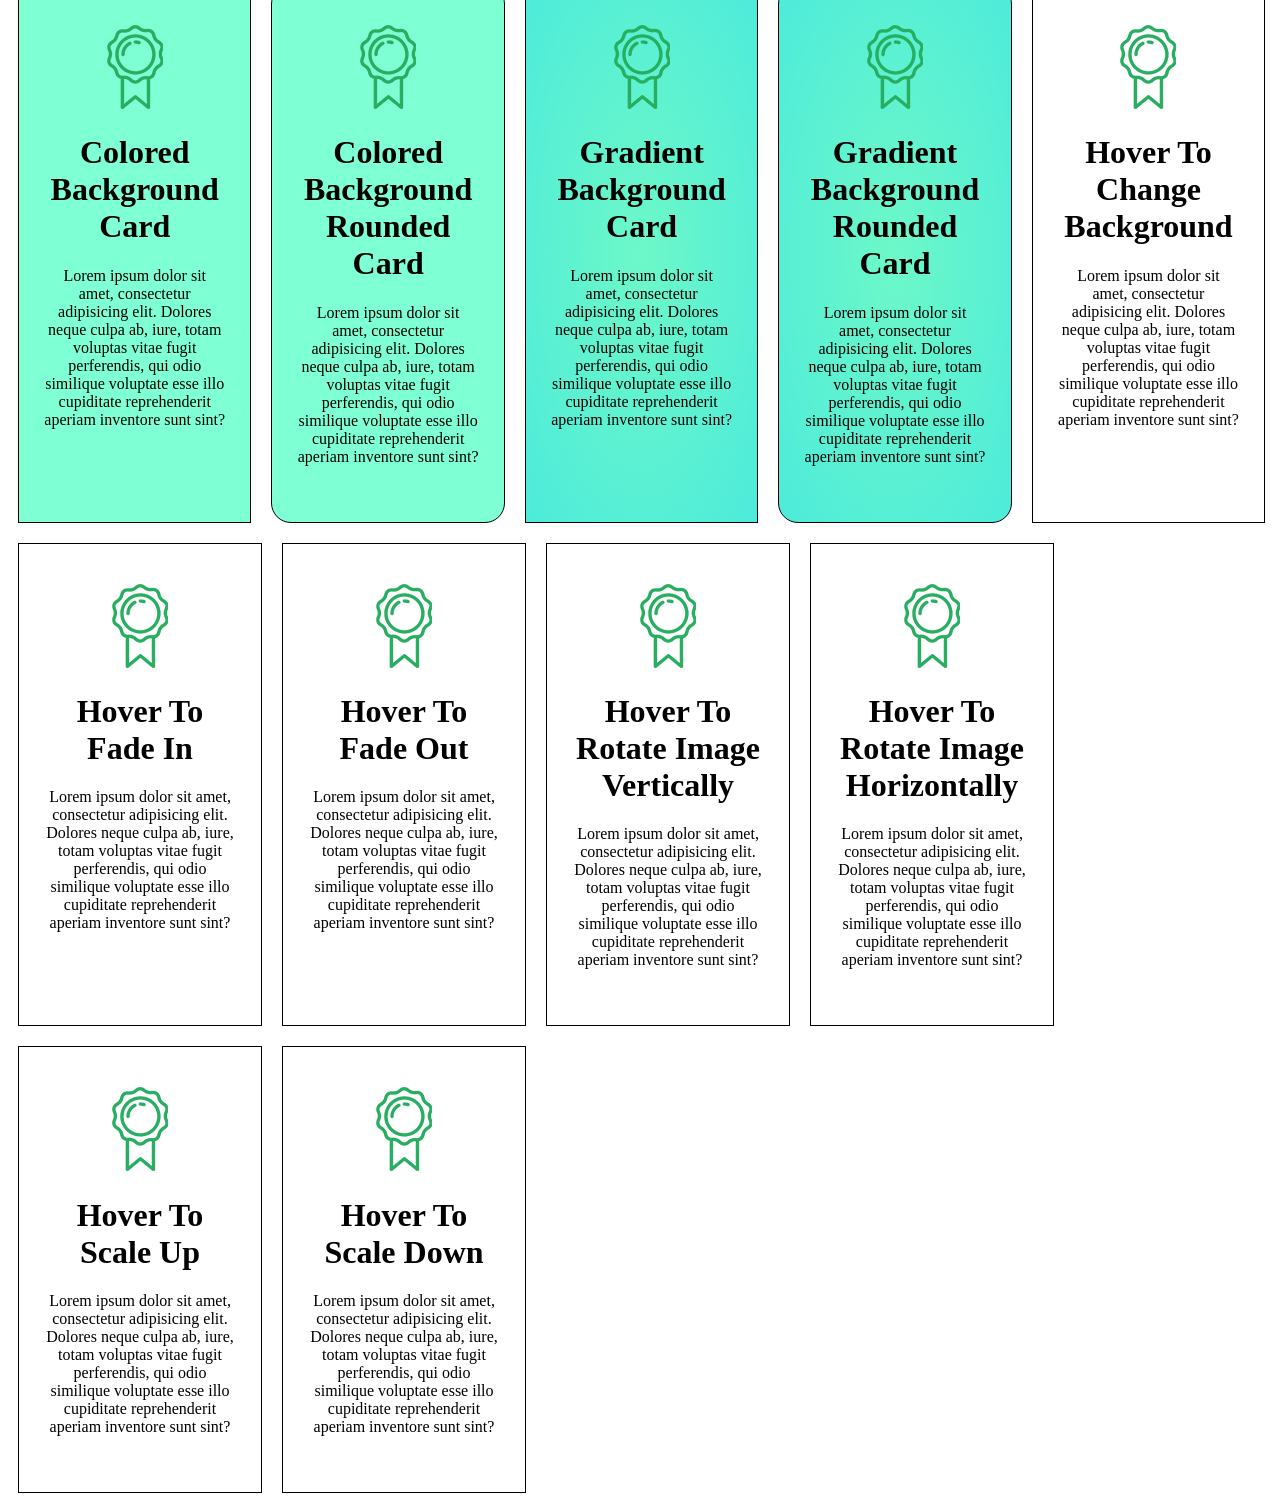
<file: HomePage-main/library/cards.html>
<!DOCTYPE html>
<html>
    <head>
        <link href="cards.css" rel="stylesheet">        
    </head>
    <body>

        <div class="cardShowCase">

            <div class="card">
                <img src="assets/trusted_certification.svg">
                <h1> Generic Card </h1>
                <p> Lorem ipsum dolor sit amet, consectetur adipisicing elit. Dolores neque culpa ab, iure, totam voluptas vitae fugit perferendis, qui odio similique voluptate esse illo cupiditate reprehenderit aperiam inventore sunt sint? </p>
            </div>
            
            <div class="card cardBorderDotted">
                <img src="assets/trusted_certification.svg">
                <h1> Dotted Border </h1>
                <p> Lorem ipsum dolor sit amet, consectetur adipisicing elit. Dolores neque culpa ab, iure, totam voluptas vitae fugit perferendis, qui odio similique voluptate esse illo cupiditate reprehenderit aperiam inventore sunt sint? </p>
            </div>    

            <div class="card cardBorderDashed">
                <img src="assets/trusted_certification.svg">
                <h1> Dashed Border </h1>
                <p> Lorem ipsum dolor sit amet, consectetur adipisicing elit. Dolores neque culpa ab, iure, totam voluptas vitae fugit perferendis, qui odio similique voluptate esse illo cupiditate reprehenderit aperiam inventore sunt sint? </p>
            </div>

            <div class="card cardHoverShadow">
                <img src="assets/trusted_certification.svg">
                <h1> Hover To Shadow </h1>
                <p> Lorem ipsum dolor sit amet, consectetur adipisicing elit. Dolores neque culpa ab, iure, totam voluptas vitae fugit perferendis, qui odio similique voluptate esse illo cupiditate reprehenderit aperiam inventore sunt sint? </p>
            </div>

            <div class="card cardShadowed">
                <img src="assets/trusted_certification.svg">
                <h1> Shadowed Card </h1>
                <p> Lorem ipsum dolor sit amet, consectetur adipisicing elit. Dolores neque culpa ab, iure, totam voluptas vitae fugit perferendis, qui odio similique voluptate esse illo cupiditate reprehenderit aperiam inventore sunt sint? </p>
            </div>

        </div>

        <div class="cardShowCase">

            <div class="card cardRounded">
                <img src="assets/scientific_research.svg">
                <h1> Rounded Card </h1>
                <p> Lorem ipsum dolor sit amet, consectetur adipisicing elit. Dolores neque culpa ab, iure, totam voluptas vitae fugit perferendis, qui odio similique voluptate esse illo cupiditate reprehenderit aperiam inventore sunt sint? </p>
            </div>    

            <div class="card cardRounded cardBorderDotted">
                <img src="assets/scientific_research.svg">
                <h1> Rounded Dotted Border </h1>
                <p> Lorem ipsum dolor sit amet, consectetur adipisicing elit. Dolores neque culpa ab, iure, totam voluptas vitae fugit perferendis, qui odio similique voluptate esse illo cupiditate reprehenderit aperiam inventore sunt sint? </p>
            </div>    

            <div class="card cardRounded cardBorderDashed">
                <img src="assets/scientific_research.svg">
                <h1> Rounded Dashed Border </h1>
                <p> Lorem ipsum dolor sit amet, consectetur adipisicing elit. Dolores neque culpa ab, iure, totam voluptas vitae fugit perferendis, qui odio similique voluptate esse illo cupiditate reprehenderit aperiam inventore sunt sint? </p>
            </div>    

            <div class="card cardRounded cardHoverShadow">
                <img src="assets/scientific_research.svg">
                <h1> Hover To Shadow </h1>
                <p> Lorem ipsum dolor sit amet, consectetur adipisicing elit. Dolores neque culpa ab, iure, totam voluptas vitae fugit perferendis, qui odio similique voluptate esse illo cupiditate reprehenderit aperiam inventore sunt sint? </p>
            </div>    

            <div class="card cardRounded cardShadowed">
                <img src="assets/scientific_research.svg">
                <h1> Shadowed Rounded Card </h1>
                <p> Lorem ipsum dolor sit amet, consectetur adipisicing elit. Dolores neque culpa ab, iure, totam voluptas vitae fugit perferendis, qui odio similique voluptate esse illo cupiditate reprehenderit aperiam inventore sunt sint? </p>
            </div>

        </div>

        <div class="cardShowCase"> 

            <div class="card cardRoundedTopLeft">
                <img src="assets/trusted_certification.svg">
                <h1> Top Left <br> Rounded Corner </h1>
                <p> Lorem ipsum dolor sit amet, consectetur adipisicing elit. Dolores neque culpa ab, iure, totam voluptas vitae fugit perferendis, qui odio similique voluptate esse illo cupiditate reprehenderit aperiam inventore sunt sint? </p>
            </div>

            <div class="card cardRoundedTopRight">
                <img src="assets/trusted_certification.svg">
                <h1> Top Right <br> Rounded Corner </h1>
                <p> Lorem ipsum dolor sit amet, consectetur adipisicing elit. Dolores neque culpa ab, iure, totam voluptas vitae fugit perferendis, qui odio similique voluptate esse illo cupiditate reprehenderit aperiam inventore sunt sint? </p>
            </div>

            <div class="card cardRoundedBottomLeft">
                <img src="assets/trusted_certification.svg">
                <h1> Bottom Left <br> Rounded Corner </h1>
                <p> Lorem ipsum dolor sit amet, consectetur adipisicing elit. Dolores neque culpa ab, iure, totam voluptas vitae fugit perferendis, qui odio similique voluptate esse illo cupiditate reprehenderit aperiam inventore sunt sint? </p>
            </div>

            <div class="card cardRoundedBottomRight">
                <img src="assets/trusted_certification.svg">
                <h1> Bottom Right <br> Rounded Corner </h1>
                <p> Lorem ipsum dolor sit amet, consectetur adipisicing elit. Dolores neque culpa ab, iure, totam voluptas vitae fugit perferendis, qui odio similique voluptate esse illo cupiditate reprehenderit aperiam inventore sunt sint? </p>
            </div>
                        
            <div class="card cardHoverRoundCorners">
                <img src="assets/trusted_certification.svg">
                <h1> Hover To Round Corners </h1>
                <p> Lorem ipsum dolor sit amet, consectetur adipisicing elit. Dolores neque culpa ab, iure, totam voluptas vitae fugit perferendis, qui odio similique voluptate esse illo cupiditate reprehenderit aperiam inventore sunt sint? </p>
            </div>

        </div>

        <div class="cardShowCase">

            <div class="card cardColoredBG">
                <img src="assets/trusted_certification.svg">
                <h1> Colored Background Card </h1>
                <p> Lorem ipsum dolor sit amet, consectetur adipisicing elit. Dolores neque culpa ab, iure, totam voluptas vitae fugit perferendis, qui odio similique voluptate esse illo cupiditate reprehenderit aperiam inventore sunt sint? </p>
            </div>
            
            <div class="card cardRounded cardColoredBG">
                <img src="assets/trusted_certification.svg">
                <h1> Colored Background Rounded Card </h1>
                <p> Lorem ipsum dolor sit amet, consectetur adipisicing elit. Dolores neque culpa ab, iure, totam voluptas vitae fugit perferendis, qui odio similique voluptate esse illo cupiditate reprehenderit aperiam inventore sunt sint? </p>
            </div>    

            <div class="card cardGradientBG">
                <img src="assets/trusted_certification.svg">
                <h1> Gradient Background Card </h1>
                <p> Lorem ipsum dolor sit amet, consectetur adipisicing elit. Dolores neque culpa ab, iure, totam voluptas vitae fugit perferendis, qui odio similique voluptate esse illo cupiditate reprehenderit aperiam inventore sunt sint? </p>
            </div>
            
            <div class="card cardRounded cardGradientBG">
                <img src="assets/trusted_certification.svg">
                <h1> Gradient Background Rounded Card </h1>
                <p> Lorem ipsum dolor sit amet, consectetur adipisicing elit. Dolores neque culpa ab, iure, totam voluptas vitae fugit perferendis, qui odio similique voluptate esse illo cupiditate reprehenderit aperiam inventore sunt sint? </p>
            </div>    

            <div class="card cardHoverBackground">
                <img src="assets/trusted_certification.svg">
                <h1> Hover To Change Background </h1>
                <p> Lorem ipsum dolor sit amet, consectetur adipisicing elit. Dolores neque culpa ab, iure, totam voluptas vitae fugit perferendis, qui odio similique voluptate esse illo cupiditate reprehenderit aperiam inventore sunt sint? </p>
            </div>
            


        </div>
        
        <div class="cardShowCase"> 

            <div class="card cardHoverFadeIn">
                <img src="assets/trusted_certification.svg">
                <h1> Hover To Fade In </h1>
                <p> Lorem ipsum dolor sit amet, consectetur adipisicing elit. Dolores neque culpa ab, iure, totam voluptas vitae fugit perferendis, qui odio similique voluptate esse illo cupiditate reprehenderit aperiam inventore sunt sint? </p>
            </div>

            <div class="card cardHoverFadeOut">
                <img src="assets/trusted_certification.svg">
                <h1> Hover To Fade Out </h1>
                <p> Lorem ipsum dolor sit amet, consectetur adipisicing elit. Dolores neque culpa ab, iure, totam voluptas vitae fugit perferendis, qui odio similique voluptate esse illo cupiditate reprehenderit aperiam inventore sunt sint? </p>
            </div>

            <div class="card cardHoverImageRotateVertical">
                <img src="assets/trusted_certification.svg">
                <h1> Hover To Rotate Image Vertically </h1>
                <p> Lorem ipsum dolor sit amet, consectetur adipisicing elit. Dolores neque culpa ab, iure, totam voluptas vitae fugit perferendis, qui odio similique voluptate esse illo cupiditate reprehenderit aperiam inventore sunt sint? </p>
            </div>

            <div class="card cardHoverImageRotateHorizontal">
                <img src="assets/trusted_certification.svg">
                <h1> Hover To Rotate Image Horizontally </h1>
                <p> Lorem ipsum dolor sit amet, consectetur adipisicing elit. Dolores neque culpa ab, iure, totam voluptas vitae fugit perferendis, qui odio similique voluptate esse illo cupiditate reprehenderit aperiam inventore sunt sint? </p>
            </div>

        </div>

        <div class="cardShowCase"> 

            <div class="card cardHoverScaleUp">
                <img src="assets/trusted_certification.svg">
                <h1> Hover To Scale Up</h1>
                <p> Lorem ipsum dolor sit amet, consectetur adipisicing elit. Dolores neque culpa ab, iure, totam voluptas vitae fugit perferendis, qui odio similique voluptate esse illo cupiditate reprehenderit aperiam inventore sunt sint? </p>
            </div>
            
            <div class="card cardHoverScaleDown">
                <img src="assets/trusted_certification.svg">
                <h1> Hover To Scale Down </h1>
                <p> Lorem ipsum dolor sit amet, consectetur adipisicing elit. Dolores neque culpa ab, iure, totam voluptas vitae fugit perferendis, qui odio similique voluptate esse illo cupiditate reprehenderit aperiam inventore sunt sint? </p>
            </div>            

        </div>

    </body>
</html>
</file>
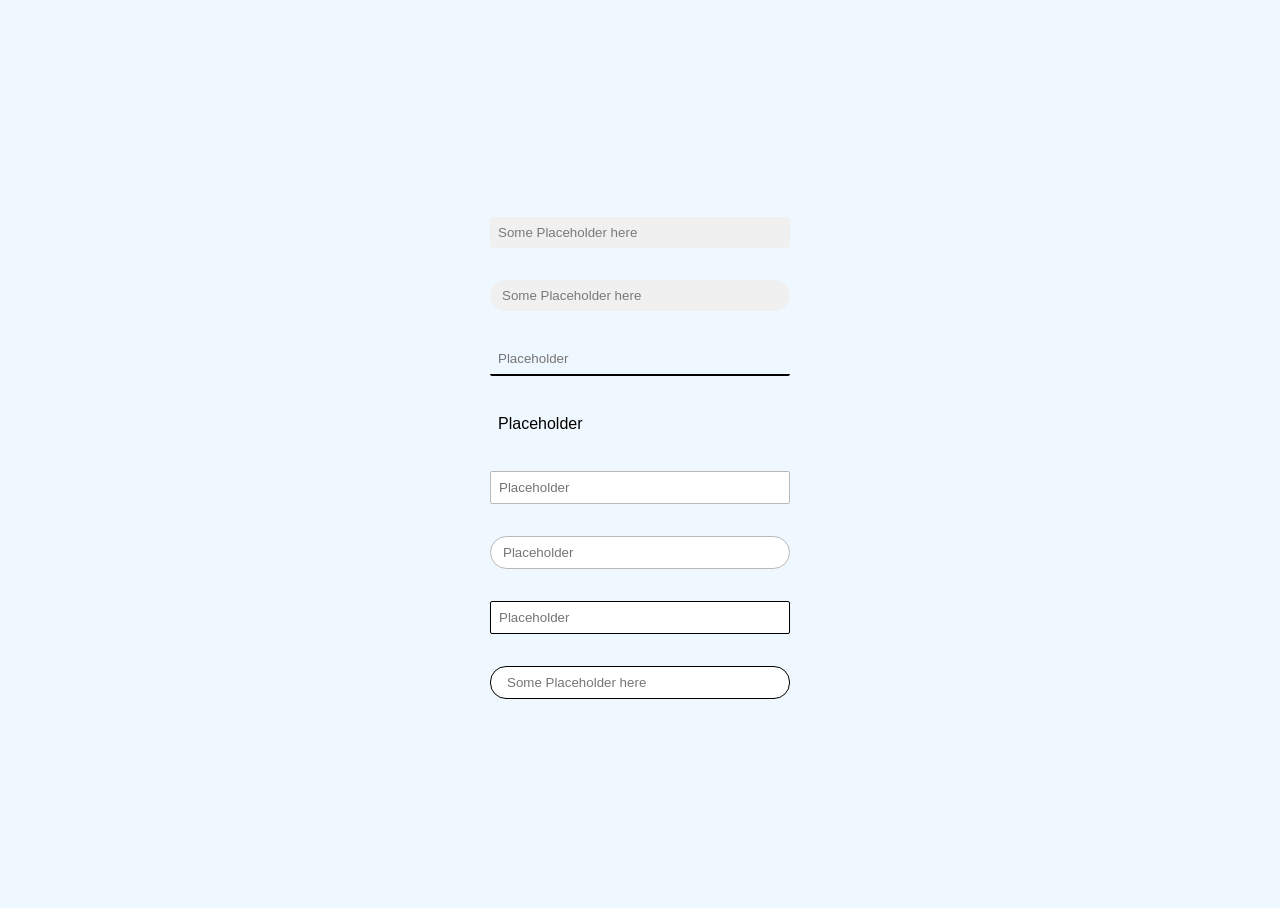
<file: HomePage-main/library/inputs.html>
<!DOCTYPE html>
<html lang="en">
  <head>
    <meta charset="UTF-8" />
    <meta http-equiv="X-UA-Compatible" content="IE=edge" />
    <meta name="viewport" content="width=device-width, initial-scale=1.0" />
    <title>Document</title>
    <link rel="stylesheet" href="inputs.css" />
  </head>
  <body>
    <!-- <svg xmlns="http://www.w3.org/2000/svg" class="h-6 w-6" fill="none" viewBox="0 0 24 24" stroke="currentColor">
        <path stroke-linecap="round" stroke-linejoin="round" stroke-width="2" d="M16 7a4 4 0 11-8 0 4 4 0 018 0zM12 14a7 7 0 00-7 7h14a7 7 0 00-7-7z" />
      </svg> -->
    <form>
      <input
        class="inputPrimary"
        type="text"
        placeholder="Some Placeholder here"
      />
      <input
        class="inputPrimaryRounded"
        type="text"
        placeholder="Some Placeholder here"
      />
      <input class="inputUnderline" type="text" placeholder="Placeholder" />

      <div class="inputAnimatedContainer">
        <input class="inputAnimated" type="text" placeholder="Placeholder" />
        <span class="inputAnimatedLabel" role="label">Placeholder</span>
        <div class="inputAnimatedUnderline" aria-hidden="true"></div>
      </div>
      <input class="inputOutline" type="text" placeholder="Placeholder" />
      <input
        class="inputOutlineRounded"
        type="text"
        placeholder="Placeholder"
      />
      <input class="inputShadow" type="text" placeholder="Placeholder" />
      <input
        class="inputShadowRounded"
        type="text"
        placeholder="Some Placeholder here"
      />
    </form>
  </body>
</html>
</file>
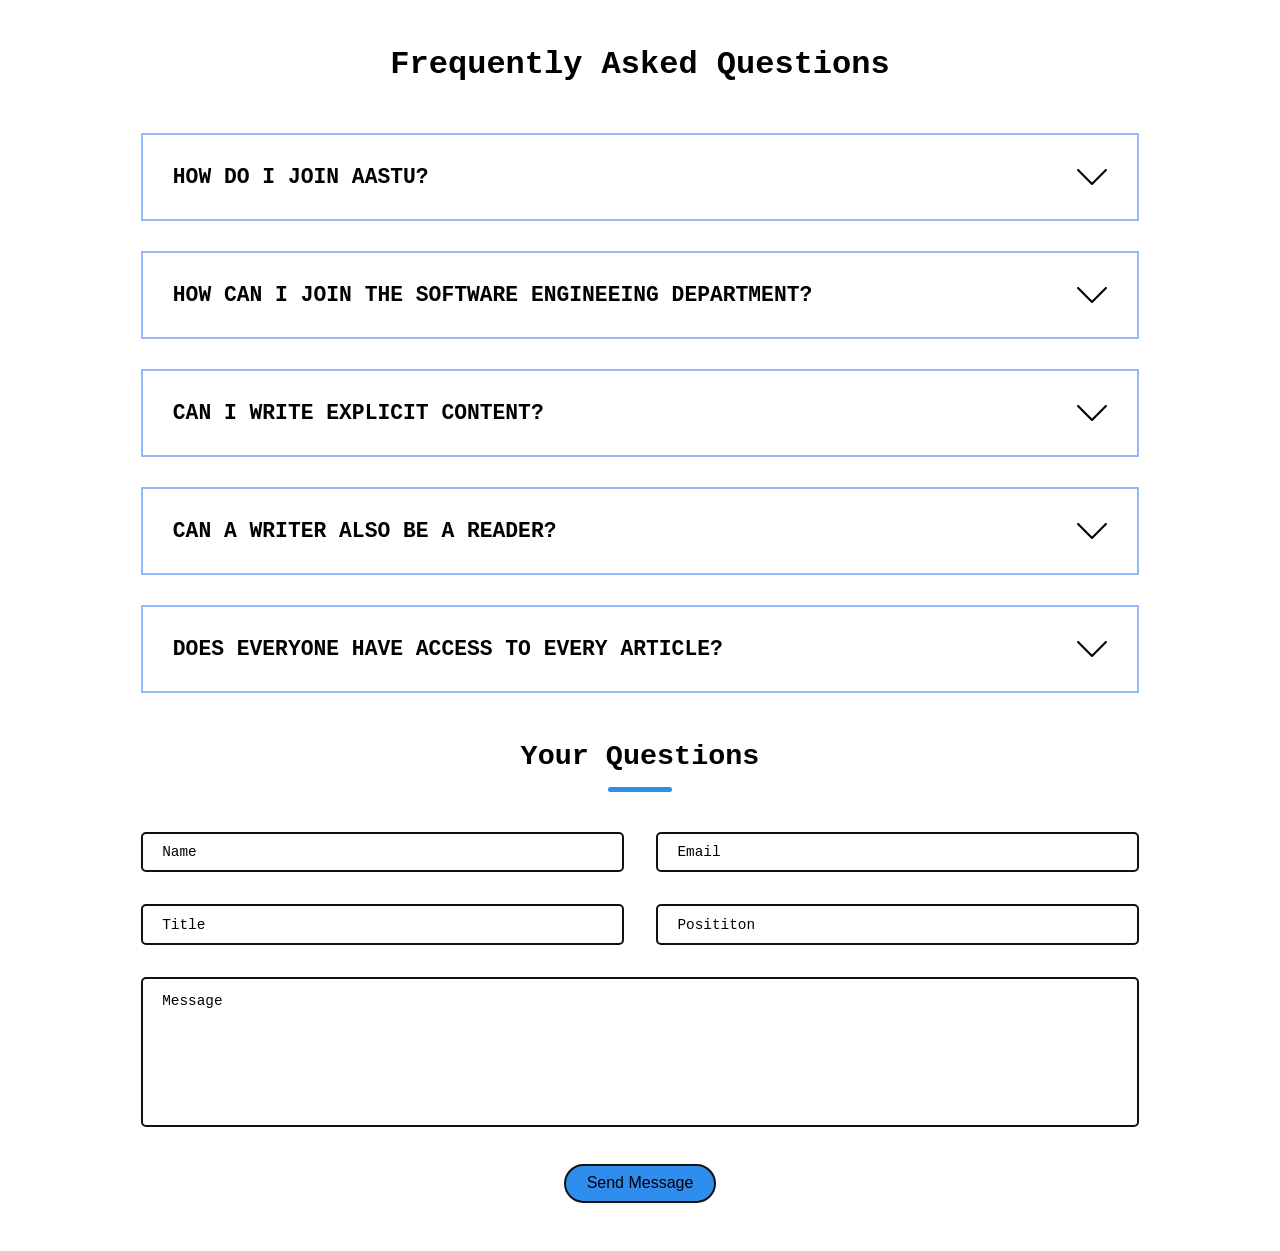
<file: FAQPage-main/src/pages/faq.html>
<!DOCTYPE html>
<html lang="en">
  <head>
    <meta charset="UTF-8" />
    <meta http-equiv="X-UA-Compatible" content="IE=edge" />
    <meta name="viewport" content="width=device-width, initial-scale=1.0" />
    <!-- <link rel="stylesheet" href="../resources/components/base.css" /> -->
    <!-- <link rel="stylesheet" href="../resources/components/button.css" /> -->
    <link rel="stylesheet" href="../styles/faq.css" />
    <title>Frequently Asked Questions | Software Engineering Department</title>
  </head>
  <body>

	

    <!-- FAQ Section -->
    <section class="wrapper">
      <!-- Our Work Goes Here -->
      <div class="faqSectionContainer">
       
        <!-- Navigation Bar Ends here -->
        <h1 id="faqHeader">Frequently Asked Questions</h1>
        <div class="faqContainer">
            <!-- It will load data from faq array then renders it here -->
        </div>
      </div>

      <!-- Question Asking Form -->
      <!-- FAQ form -->
			<div class="container questionForm">
				<div class="formHeaderText">
					<h3 class="title">Your Questions</h3>
					<span class="line" ></span>				
				</div>
				<form class="formLayout">
						<div class="inputContainer nameArea">
								<input required type="text" name="name" class="input">
								<label for="name">Name</label>
								<span>Name</span>
						</div>
						<div class="inputContainer emailArea">
								<input required type="email" name="email" class="input">
								<label for="email">Email</label>
								<span>Email</span>
						</div>
						<div class="inputContainer titleArea">
								<input type="text" name="title" class="input">
								<label for="title">Title</label>
								<span>Title</span>
						</div>
						<div class="inputContainer positionArea">
								<input type="text" name="posititon" class="input">
								<label for="posititon">Posititon</label>
								<span>Posititon</span>
						</div>
						<div class="inputContainer textarea messageArea">
								<textarea required name="message" class="input"></textarea>
								<label for="message">Message</label>
								<span>Message</span>
						</div>

						<div class="buttonArea">
							<button type="submit" class="btn">Send Message</button>
						</div>
				</form>
			</div>
    </section>

    <!-- Footer Goes Here -->

    <script src="../js/script.js"></script>
  </body>
</html>
</file>
<file: style.css>
*{
    margin: 0;
    padding: 0;
    font-family: 'Roboto', sans-serif;
}
.header {
    min-height: 100vh;
    width: 100%;
    background-image: linear-gradient(rgba(4,9,30,0.7),rgba(4,9,30,0.7)),url(images/banner.png);
    background-position: center;
    background-size: cover;
    position: relative;
}
nav{
    display: flex;
    padding: 2% 6%;
    justify-content: space-between;
    align-items: center;
}
nav img{
    width: 150px;

}
.nav-links{
    flex: 1;
    text-align: right;
}
.nav-links ul li{
    list-style: none;
    display: inline-block;
    padding: 8px 12px;
    position: relative;
}
.nav-links ul li a{
    color: #fff;
    text-decoration: none;
    font-size: 13px;
}
.nav-links ul li::after{
    content: '' ;
    width: 0%;
    height: 2px;
    background: #f44336;
    display: block;
    margin: auto;
    transition: 0.5s;
}
.nav-links ul li:hover::after{
    width: 100%;
}

.text-box{
    width: 90%;
    color: #fff;
    position: absolute;
    top: 50%;
    left: 50%;
    transform: translate(-50%,-50%);
    text-align:center;
}
.text-box h1{
    font-size: 62px;
}
.text-box p{
    margin: 10px 0 40px;
    font-size: 14px;
    color: #fff;
}

.hero-btn{
    display: inline-block;
    text-decoration: none;
    color: #fff;
    border: 1px solid #fff;
    padding: 12px 34px;
    font-size: 13px;
    background: transparent ;
    position: relative;
    cursor: pointer;
}
.hero-btn:hover{
    border:  1px solid #f44336 ;
    background: #f44336;
    transform: 1s;
}

nav .fa{
    display: none;
}
 


@media(max-width: 700px){
    .text-box h1{
        font-size: 20px;
    }
    .nav-links ul li{
        display: block;
    }
    .nav-links {
        position: fixed;
        background: #f44336 ;
        height: 100vh;
        width: 200px;
        top: 0;
        right: -200px;
        test-align: left;
        z-index: 2;  
        transition: 1s;
     }   
     nav .fa{
        display: block;
        color: #fff;
        margin: 10px;
        font-size: 22px;
        cursor: pointer;   
    }
    .nav-links ul{
        padding: 30px;
    }
}

/*------course-----*/

.course{
    width: 80%;
    margin: auto;
    text-align: center;
    padding-top: 100px;
}

h1{
    font-size: 36px;
    font-weight: 600;
}

p{
    color: #f44336;
    font-size: 14px;
    font-weight: 300;
    line-height: 22px;
    padding-top: 10px;
}

.row{
    margin-top: 5%;
    display: flex;
    justify-content: space-between;
}
.course-col{
    flex-basis: 31%;
    background: #fff3f3;
    border-radius: 10px;
    margin-bottom: 5%;
    padding: 20px 12px;
    box-sizing: border-box;
}
h3{
    text-align: center;
    font-weight: 600;
    margin: 10px 0;
}

.course-col:hover{
    box-shadow: 0 0 20px 0px rgba(0,0,0,0.2);
}


@media(max-width: 700px){
    .row{
        flex-direction: column;
    }
}

/*----------campus---------*/

.campus{
    width: 80%;
    margin: auto;
    text-align: center;
    padding-top: 50px;
}
.campus-col{
    flex-basis: 32%;
    border-radius: 10px;
    margin-bottom: 30px;
    position: relative;
    overflow: hidden;
}
.campus-col img{
    width: 100%;
    display: block;
}
.layer{
    background: transparent;
    height: 100%;
    width: 100%;
    position: absolute;
    top: 0;
    left: 0;
    transition: 0.5s;
}
.layer:hover{
    background: rgba(226,0,0,0.7);
}
.layer h3{
    width: 100%;
    font-weight: 500;
    color: #fff;
    font-size: 26px;
    bottom: 0;
    left: 50%;
    transform: translate(-50%);
    position: absolute;
    opacity: 0;
    transition: 0.5s;
}
.layer:hover h3{
    bottom: 49%;
    opacity: 1;
}


/*---------Facilities------*/

.facilities{
    width: 80%;
    margin: auto;
    text-align: center;
    padding-top: 50px;
}
.facilities-col{
    flex-basis: 31%;
    border-radius: 10px;
    margin-bottom: 5%;
    text-align: left;
}
.facilities-col img{
    width: 100%;
    border-radius: 10px;
}
.facilities-col p{
    padding: 0;
}
.facilities-col h3{
    margin-top: 16px;
    margin-bottom: 15px;
    text-align: left;
}


/*----------------testimonial--------------*/

.testimonial{
    width: 80%;
    margin: auto;
    padding-top: 100px;
    text-align: center;
}
.testimonial-col{
    flex-basis: 44%;
    border-radius: 10px;
    margin-bottom: 5%;
    text-align: left;
    background: #fff3f3;
    padding: 25px;
    cursor: pointer;
    display: flex;
}
.testimonial-col img{
    height: 40px;
    margin-left: 5px;
    margin-right: 30px;
    border-radius: 50%;
}
.testimonial-col p{
    padding: 0;
}
.testimonial-col h3{
    margin-top: 15px;
    text-align: left;
}
.testimonial-col .fa{
    color: rgb(255, 0, 43);
}


@media(max-width: 700px){
    .testimonial-col img{
        margin-left: 0px;
        margin-right: 15px;
        
    }
}


/*-------------Call to action----------*/
.cta{
    margin: 100px auto;
    width: 80%;
    background-image: linear-gradient(rgba(0,0,0,0.7),rgba(0,0,0,0.7)),url(images/banner2.jpg) ;
    background-position: center;
    background-size: cover;
    border-radius: 10px;
    text-align: center;
    padding: 100px 0;
}
.cta h1{
    color: #fff;
    margin-bottom: 40px;
    padding: 0;
}

@media(max-width: 700px){
    .cta h1{
        font-size: 24px;
    }
}


/*-------------Footer----------*/


.footer{
    width: 100%;
    text-align: center;
    padding: 30px 0;
}
.footer h4{
    margin-bottom: 25px;
    margin-top: 20px;
    font-weight: 600;
}

.icons .fa{
    color: blue;
    margin: 0 13px;
    cursor: pointer
    padding: 18px o;
}





/*----------About us page------------*/


.sub-header{
    height: 50vh;
    width: 100%;
    background-image: linear-gradient(rgba(4,9,30,0.7),rgba(4,9,30,0.7)),url(images/background.jpg);
    background-position: center;
    background-size: cover;
    text-align: center;
    color: #fff;
}
.sub-header h1{
    margin-top: 100px;
}
.about-us{
    width: 80%;
    margin: auto;
    padding-top: 80px;
    padding-bottom: 50px;
}
.about-col{
    flex-basis: 48%;
    padding: 30px 2px;
}
.about-col img{
    width: 100%;
}
.about-col h1{
    padding-top: 0;
}
.about-col p{
    padding: 15px 0 25px;
}

.red-btn{
    border: 1px solid #f44336;
    background: transparent;
    color: #f44336;
}
.red-btn:hover{
    color: #fff;
}



/*----------Blog content--------------*/

.blog-content{
    width: 80%;
    margin: auto;
    padding: 60px 0;
}
.blog-left{
    flex-basis: 65%;
}
.blog-left img{
    width: 100%;
}
.blog-left h2{
    color: #222;
    font-weight: 600;
    margin: 30PX 0;
}
.blog-left p{
    color: #999;
    padding: 0;
}

.blog-right {
    flex-basis: 32%;
}
.blog-right h3{
    background: #f44336;
    color: #fff;
    padding: 7px 0;
    font-size: 16px;
    margin-bottom: 20px;
}
.blog-right div{
    display: flex;
    align-items: center;
    justify-content: space-between;
    color: #555;
    padding: 8px;
    box-sizing: border-box;
}

.comment-box{
    border: 1px solid #ccc;
    margin: 50px 0;
    padding: 10px 20px;
}
.comment-box h3{
    text-align: left;
}
.comment-form input, .comment-form textarea{
    width: 100%;
    padding: 10px;
    margin: 15px 0;
    box-sizing: border-box;
    border: none;
    outline: none;
    background: #f0f0f0;
}
.comment-form button{
    margin: 10px 0;
}

@media(max-width: 700px) {
    .sub-header h1{
        font-size: 24px;
    }    
}


/*-------contact us page---*/

.location{
    width: 80%;
    margin: auto;
    padding: 80px 0;
}
.location iframe{
    width: 100%;
}
.contact-us{
    width: 80%;
    margin: auto;
}
.contact-col{
    flex-basis: 48%;
    margin-bottom: 30px;
}
.contact-col div{
    display: flex;
    align-items: center;
    margin-bottom: 40px;
}
.contact-col div .fa{
    font-size: 28px;
    color: #f444336;
    margin: 10px;
    margin-right: 30px;
}
.contact-col div p{
    padding: 0;
}
.contact-col div h5{
    font-size: 20px;
    margin-bottom: 5px;
    color: #555;
    font-weight: 400;
}
.contact-col input, .comment-col textarea{
    width: 100%;
    padding: 15px;
    margin-bottom: 17px;
    outline: none;
    border: 1px solid #ccc;
    box-sizing: border-box;
}
</file>
<file: SignInUpPage-main/base.css>
@import url('https://fonts.googleapis.com/css2?family=Fredoka:wght@300;400;500;600;700&display=swap');

* {
    margin: 0;
    padding: 0;
    box-sizing: border-box;
}

.font {
    font-family: 'Courier New', Courier, monospace;
}

.fontHeader {
    font-size: 36px;
}

.fontSubHeader {
    font-size: 24px;
}

.fontText {
    font-size: 12px;
}
.navlink:hover
{

background-color: rgb(0, 225, 255);
}
</file>
<file: SignInUpPage-main/button.css>
:root {
    --primary: rgb(47, 187, 206);
    --secondary: rgb(70, 179, 70);
    --alert: rgb(235, 173, 4);
    --danger: rgb(224, 39, 76);
}

/* For implementation purposes only */

table {
    margin-top: 50px;
    margin-bottom: 50px;
    margin-left: auto;
    margin-right: auto;
    border-collapse: collapse;
}

table, td, th {
    border: 1px solid;
}

td {
    padding: 30px;
}

.table {
    justify-content: center;
}

/* For implementation purposes only */

.btn {
    box-sizing: border-box;
    border: none;
    border-radius: 1.5rem;
    cursor: pointer;
    font-size: 1rem;
    line-height: 1.5;
    padding: 0.35rem 0.8rem;
}

.btnPrimary {
    background-color: var(--primary);
    border-color: #007bff;
}

.btnSecondary {
    background-color: var(--secondary);
}

.btnAlert {
    background-color: var(--alert);
}

.btnDanger {
    background-color: var(--danger);
}

.btnHoverExpand:hover {
    padding: 0.675rem 1.15rem;
    transition-duration: 250ms;
}

.btnHoverGlow:hover {
    animation: glowingButton 500ms infinite;
}

.btnBig {
    padding: 0.4rem 0.95rem;
    font-size: 1.25rem;
    line-height: 1.5;
}

.btnSmall {
    padding: 0.25rem 0.5rem;
    font-size: 0.875rem;
    line-height: 1.5;
}

.btnBlock {
    display: block;
    width: 100%;
}

@keyframes glowingButton {
    0% {

        box-shadow: 0 0 5px;
    }
    50% {
        box-shadow: 0 0 15px;
    }
    100% {
        box-shadow: 0 0 5px;
    }
}
.navlink:hover
{

background-color: rgb(0, 225, 255);
}
</file>
<file: SignInUpPage-main/frontend/signIn.css>
.navigation {
    display: flex;
    overflow: hidden;
    align-items: center;
    justify-content: center;
    padding: 20px;
    background-image: linear-gradient(to bottom, aqua, white);
}


.navigation a {
    color: black;
    text-align: center;
    padding: 14px 16px;
    text-decoration: none;
    font-size: 17px;
}

.btmNavigation {
    display: flex;
    overflow: hidden;
    align-items: center;
    justify-content: center;
    padding: 20px;
    background-image: linear-gradient(to bottom, white, aqua);
}

.btmNavigation a {
    color: black;
    text-align: center;
    padding: 14px 16px;
    text-decoration: none;
    font-size: 17px;
}

.navlink {
    flex-basis: 15%;
    align-items: center;
}

.signIn {
    display: flex;
    flex-direction: row;
}

.heroImage {
    flex-basis: 50%;
}

.signInSection {
    flex-basis: 50%;
    padding-left: 20px;
    padding-right: 20px;
}

.form {
    margin-top: 40px;
    margin-bottom: 40px;
}

input[type=email], input[type=password], input[type=text] {
    width: 100%;
    padding: 12px 20px;
    margin: 8px 0;
    box-sizing: border-box;
}

input:focus {
    border: 3px solid #555;
    transition: 500ms;
}

select {
    width: 100%;
    padding: 12px 20px;
}

button {
    width: 100%;
}

@media (max-width: 1080px) {
    .heroImage img {
        width: 100%;
    }

    .logo {
        display: block;
        margin-left: auto;
        margin-right: auto;
        width: 20%;
    }

    .signIn {
        flex-direction: column;
    }

    .navigation {
        display: block;
    }

    .navigation a {
        display: block;
        padding: 5px 7px;
    }

    .btmNavigation {
        display: block;
    }

    .btmNavigation a {
        display: block;
        padding: 5px 7px;
    }
}
</file>
<file: SignInUpPage-main/frontend/signUp.css>
.navigation {
    display: flex;
    overflow: hidden;
    align-items: center;
    justify-content: center;
    padding: 20px;
    background-image: linear-gradient(to bottom, aqua, white);
}


.navigation a {
    color: black;
    text-align: center;
    padding: 14px 16px;
    text-decoration: none;
    font-size: 17px;
}

.btmNavigation {
    display: flex;
    overflow: hidden;
    align-items: center;
    justify-content: center;
    padding: 20px;
    background-image: linear-gradient(to bottom, white, aqua);
}

.btmNavigation a {
    color: black;
    text-align: center;
    padding: 14px 16px;
    text-decoration: none;
    font-size: 17px;
}

.navlink {
    flex-basis: 15%;
    align-items: center;
}

.signIn {
    display: flex;
    flex-direction: row;
}

.heroImage {
    flex-basis: 50%;
}

.signInSection {
    flex-basis: 50%;
    padding-left: 20px;
    padding-right: 20px;
}

.form {
    margin-top: 20px;
    margin-bottom: 20px;
}

input[type=email], input[type=password], input[type=text] {
    width: 100%;
    padding: 12px 20px;
    margin: 8px 0;
    box-sizing: border-box;
}

input:focus {
    border: 3px solid #555;
    transition: 500ms;
}

select {
    width: 100%;
    padding: 12px 20px;
}

button {
    width: 100%;
}

@media (max-width: 1080px) {
    .heroImage img {
        width: 100%;
    }

    .logo {
        display: block;
        margin-left: auto;
        margin-right: auto;
        width: 20%;
    }

    .signIn {
        flex-direction: column;
    }

    .navigation {
        display: block;
    }

    .navigation a {
        display: block;
        padding: 5px 7px;
    }

    .btmNavigation {
        display: block;
    }

    .btmNavigation a {
        display: block;
        padding: 5px 7px;
    }
}
</file>
<file: HomePage-main/library/base.css>
@import url('https://fonts.googleapis.com/css2?family=Fredoka:wght@300;400;500;600;700&display=swap');

* {
    margin: 0;
    padding: 0;
    box-sizing: border-box;
}

.font {
    font-family: 'Courier New', Courier, monospace;
}

.fontHeader {
    font-size: 36px;
}

.fontSubHeader {
    font-size: 24px;
}

.fontText {
    font-size: 12px;
}
</file>
<file: HomePage-main/library/button.css>
:root {
    --primary: rgb(47, 187, 206);
    --secondary: rgb(70, 179, 70);
    --alert: rgb(235, 173, 4);
    --danger: rgb(224, 39, 76);
}

/* For implementation purposes only */

table {
    margin-top: 50px;
    margin-bottom: 50px;
    margin-left: auto;
    margin-right: auto;
    border-collapse: collapse;
}

table, td, th {
    border: 1px solid;
}

td {
    padding: 30px;
}

.table {
    justify-content: center;
}

/* For implementation purposes only */

.btn {
    border: none;
    border-radius: 1.5rem;
    cursor: pointer;
    display: inline-block;
    font-size: 1rem;
    line-height: 1.5;
    padding: 0.35rem 0.8rem;
}

.btnPrimary {
    background-color: var(--primary);
    border-color: #007bff;
}

.btnSecondary {
    background-color: var(--secondary);
}

.btnAlert {
    background-color: var(--alert);
}

.btnDanger {
    background-color: var(--danger);
}

.btnHoverExpand:hover {
    padding: 0.675rem 1.15rem;
    transition-duration: 250ms;
}

.btnHoverGlow:hover {
    animation: glowingButton 500ms infinite;
}

.btnBig {
    padding: 0.4rem 0.95rem;
    font-size: 1.25rem;
    line-height: 1.5;
}

.btnSmall {
    padding: 0.25rem 0.5rem;
    font-size: 0.875rem;
    line-height: 1.5;
}

.btnBlock {
    display: block;
    width: 100%;
}

@keyframes glowingButton {
    0% {

        box-shadow: 0 0 5px;
    }
    50% {
        box-shadow: 0 0 15px;
    }
    100% {
        box-shadow: 0 0 5px;
    }
}
</file>
<file: HomePage-main/library/cards.css>
.cardShowCase {
    display: flex;
    width: 99vw;
}

/* Design Library Content */
:root {
    --cardWidth: 15vw;
    --cardRadius: 20px;
    --cardRadiusSecondary: 50px;
    --cardColorPrimary: white;
    --cardShadowColor: rgba(0, 0, 0, 0.637);
    --cardBorderColor: black;
    --cardShadowBlurRadius: 15px;
    --cardShadowBlurRadiusSecondary: 40px;
    --cardGradientColor1: #6df8c8;
    --cardGradientColor2: #4debdb;
    --cardBackgroundPrimaryColor: aquamarine;
}


/* Basic Cards */
.card {
    background-color: var(--cardColorPrimary);
    padding: 40px 25px;
    width: var(--cardWidth);
    text-align: center;
    margin: 10px 10px;
    border: 1px double var(--cardBorderColor);
}


/* Different Borders*/
.cardBorderDotted {
    border: 1px dotted var(--cardBorderColor);
}
.cardBorderDashed {
    border: 1px dashed var(--cardBorderColor);
}


/* Rounded Cards */
.cardRounded {
    border-radius: var(--cardRadius);
}
.cardRoundedTopLeft {
    border-top-left-radius: var(--cardRadiusSecondary);
}
.cardRoundedTopRight {
    border-top-right-radius: var(--cardRadius);
}
.cardRoundedBottomLeft {
    border-bottom-left-radius: var(--cardRadius);
}
.cardRoundedBottomRight {
    border-bottom-right-radius: var(--cardRadius);
}


/* Card Stable Effects */
.cardShadowed {
    box-shadow: 0px 0px var(--cardShadowBlurRadius) 1px var(--cardShadowColor);
}
.cardGradientBG {
    background: radial-gradient(var(--cardGradientColor1), var(--cardGradientColor2));
}
.cardColoredBG {
    background-color: var(--cardBackgroundPrimaryColor);
}


/* Card Hover Effects */
.cardHoverShadow:hover {
    box-shadow: 0px 0px var(--cardShadowBlurRadiusSecondary) 1px var(--cardShadowColor);
}
.cardHoverBackground:hover {
    animation: changeBackground 0.8s forwards;
}
.cardHoverImageRotateVertical:hover img {
    animation: rotateVertical 1s forwards;
}
.cardHoverImageRotateHorizontal:hover img {
    animation: rotateHorizontal 1s forwards;
}
.cardHoverFadeIn:hover {
    animation: fade 2s forwards;
}
.cardHoverFadeOut:hover {
    animation: fade 2s reverse forwards;
}
.cardHoverRoundCorners:hover {
    animation: roundCorners 0.5s forwards;
}
.cardHoverScaleDown:hover {
    animation: scaleDownCard 1s forwards;
}
.cardHoverScaleUp:hover {
    animation: scaleUpCard 1s forwards;
}


/* Animations */
@keyframes rotateVertical {
    to {
        transform: rotate(180deg);
    }
}

@keyframes rotateHorizontal {
    to {
        transform: rotate(90deg);
    }
}

@keyframes fade {
    0%   {
        opacity: 0.0;
    }
    10% {
        opacity: 0.1;
    }
    20% {
        opacity: 0.2;
    }
    30% {
        opacity: 0.3;
    }
    40% {
        opacity: 0.4;
    }
    50% {
        opacity: 0.5;
    }
    60% {
        opacity: 0.6;
    }
    70% {
        opacity: 0.7;
    }
    80% {
        opacity: 0.8;
    }
    90%  {
        opacity: 0.9;
    }
    100% {
        opacity: 1.0;
    }
}

@keyframes changeBackground {
    to {
        background-color: var(--cardBackgroundPrimaryColor);
    }
}

@keyframes roundCorners {
    to {
        border-radius: var(--cardRadiusSecondary);
    }
}

@keyframes scaleDownCard {
    to {
        transform: scale(0.9);
    }
}

@keyframes scaleUpCard {
    to {
        transform: scale(1.1);
    }
}
</file>
<file: HomePage-main/library/inputs.css>
:root {
  --blue_100: #f0f8ff;
  --inputPlaceholder: #797979;
  /* Primary input colors */
  --inputPrimaryBg: #f0f0f0;
  --inputPrimaryOutline: #c9c9c9;
  --inputPrimaryHover: #e9e9e9;
  /* Rounded Primary input colors */
  --inputPrimaryRoundedBg: #f0f0f0;
  --inputPrimaryRoundedOutline: #c9c9c9;
  --inputPrimaryRoundedHover: #e9e9e9;
  /* Underlined Input colors */
  --inputUnderlineBorder: #f00;
  --inputUnderlineHover: #e6e6e6;
  /* Animated input colors */
  --inputAnimatedUnderline: #f00;
  /* Outline input colors */
  --inputOutlineBorder: #b8b8b8;
  --inputOutlineBg: #fff;
  --inputOutlineFocus: blue;
  /* Rounded outline input colors */
  --inputOutlineRoundedBorder: #b8b8b8;
  --inputOutlineRoundedBg: #fff;
  --inputOutlineRoundedFocus: blue;
  /* Input Shadow */
  --inputShadowHover: #f1f1f1;
  --inputShadowBorder: #000;
  --inputShadowClr: #a7a7a7;
  /* Rounded input colors */
  --inputShadowRoundedHover: #f1f1f1;
  --inputShadowRoundedBg: #eeeeee;
  --inputShadowRoundedBorder: #000;
  --inputShadowRoundedClr: #a7a7a7;
}
/* Basic styles for the display page */

html {
  height: 100vh;
  box-sizing: border-box;
}
* {
  box-sizing: inherit;
}
body {
  display: grid;
  place-items: center;
  height: 100%;
  background-color: var(--blue_100);
}

form {
  display: flex;
  flex-direction: column;
  gap: 2rem;
}

input {
  width: 300px;
}
/* Primary Input*/
.inputPrimary {
  border: none;
  background-color: var(--inputPrimaryBg);
  padding: 0.5rem;
  transition: 150ms linear;
  outline: 2px solid transparent;
  border-radius: 0.25rem;
}
.inputPrimary:hover {
  background-color: var(--inputPrimaryHover);
}

.inputPrimary:active,
.inputPrimary:focus {
  outline: 2px solid var(--inputPrimaryOutline);
  background-color: var(--inputPrimaryHover);
}
.inputPrimary::placeholder {
  color: var(--inputPlaceholder);
  font-weight: 500;
}
.inputPrimaryRounded {
  border: none;
  background-color: var(--inputPrimaryRoundedBg);
  padding: 0.5rem 0.75rem;
  transition: 150ms linear;
  outline: 2px solid transparent;
  border-radius: 2.5rem;
}
.inputPrimaryRounded:hover {
  background-color: var(--inputPrimaryRoundedHover);
}

.inputPrimaryRounded:active,
.inputPrimaryRounded:focus {
  outline: 2px solid var(--inputPrimaryRoundedOutline);
  background-color: var(--inputPrimaryRoundedHover);
}
.inputPrimaryRounded::placeholder {
  color: var(--inputPlaceholder);
  font-weight: 500;
}
/* Secondary Input */
.inputUnderline {
  outline: none;
  padding: 0.5rem;
  background-color: transparent;
  border-radius: 0.125rem;
  border: none;
  border-bottom: 2px solid black;
  transition: all 250ms ease-in-out;
}
.inputUnderline:hover {
  background-color: var(--inputUnderlineHover);
}
.inputUnderline:focus {
  background-color: var(--inputUnderlineHover);
  border-bottom: 2px solid var(--inputUnderlineBorder);
}
.inputUnderline:focus::placeholder {
  color: var(--inputPlaceholder);
}

/* Animated Input*/
.inputAnimatedContainer {
  position: relative;
}
.inputAnimated {
  position: relative;
  border: none;
  outline: none;
  padding: 0.5rem;
  z-index: 1;
  background-color: transparent;
}
.inputAnimated::placeholder {
  opacity: 0;
}
.inputAnimatedLabel {
  position: absolute;
  font-family: Arial, Helvetica, sans-serif;
  left: 0;
  top: 50%;
  transform: translateY(-50%);
  padding-inline: 0.5rem;
  z-index: 10;
  transition: 200ms ease-in-out;
  pointer-events: none;
}
.inputAnimatedUnderline {
  position: absolute;
  height: 2px;
  width: 0;
  bottom: 0;
  /* Change the Left value below to determine the underline direction */
  left: 50%;
  background-color: var(--inputAnimatedUnderline);
  transition: all 200ms ease-in-out;
  z-index: 100;
}
.inputAnimated:focus ~ .inputAnimatedLabel {
  transform: translateY(-2rem);
  font-size: 0.75rem;
  color: var(--inputPlaceholder);
}
.inputAnimated:focus ~ .inputAnimatedUnderline {
  width: 100%;
  left: 0;
  right: 0;
}

.inputOutline {
  outline: none;
  padding: 0.5rem;
  border-radius: 0.125rem;
  background-color: var(--inputOutlineBg);
  border: 1px solid var(--inputOutlineBorder);
  transition: 500ms ease;
}
.inputOutline:active,
.inputOutline:focus {
  border-color: var(--inputOutlineFocus);
}
.inputOutlineRounded {
  outline: none;
  padding: 0.5rem 0.75rem;
  border-radius: 2rem;
  background-color: var(--inputOutlineRoundedBg);
  border: 1px solid var(--inputOutlineRoundedBorder);
  transition: 500ms ease;
}
.inputOutlineRounded:active,
.inputOutlineRounded:focus {
  border-color: var(--inputOutlineRoundedFocus);
}

.inputShadow {
  padding: 0.5rem;
  outline: none;
  transition: 200ms ease-in-out;
  border: 1px solid var(--inputShadowBorder);
  border-radius: 0.125rem;
}
.inputShadow:active,
.inputShadow:focus {
  transform: scale(1.01);
  background-color: var(--inputShadowHover);
  box-shadow: 0 0 0.5rem 0 var(--inputShadowClr);
}

/* Rounded Input*/
.inputShadowRounded {
  border: 1px solid var(--inputShadowRoundedBorder);
  padding: 0.5rem;
  outline: none;
  transition: 150ms linear;
  border-radius: 1rem;
  padding-inline: 1rem;
}
.inputShadowRounded:active,
.inputShadowRounded:focus {
  transform: scale(1.01);
  box-shadow: 0 0 0.5rem 0 var(--inputShadowRoundedClr);
  background-color: var(--inputShadowRoundedHover);
}
</file>
<file: FAQPage-main/src/resources/components/base.css>
@import url('https://fonts.googleapis.com/css2?family=Fredoka:wght@300;400;500;600;700&display=swap');

* {
    margin: 0;
    padding: 0;
    box-sizing: border-box;
}

.font {
    font-family: 'Courier New', Courier, monospace;
}

.fontHeader {
    font-size: 36px;
}

.fontSubHeader {
    font-size: 24px;
}

.fontText {
    font-size: 12px;
}
</file>
<file: FAQPage-main/src/resources/components/button.css>
:root {
    --primary: rgb(47, 187, 206);
    --secondary: rgb(70, 179, 70);
    --alert: rgb(235, 173, 4);
    --danger: rgb(224, 39, 76);
}

/* For implementation purposes only */

table {
    margin-top: 50px;
    margin-bottom: 50px;
    margin-left: auto;
    margin-right: auto;
    border-collapse: collapse;
}

table, td, th {
    border: 1px solid;
}

td {
    padding: 30px;
}

.table {
    justify-content: center;
}

/* For implementation purposes only */

.btn {
    border: none;
    border-radius: 1.5rem;
    cursor: pointer;
    display: inline-block;
    font-size: 1rem;
    line-height: 1.5;
    padding: 0.35rem 0.8rem;
}

.btnPrimary {
    background-color: var(--primary);
    border-color: #007bff;
}

.btnSecondary {
    background-color: var(--secondary);
}

.btnAlert {
    background-color: var(--alert);
}

.btnDanger {
    background-color: var(--danger);
}

.btnHoverExpand:hover {
    padding: 0.675rem 1.15rem;
    transition-duration: 250ms;
}

.btnHoverGlow:hover {
    animation: glowingButton 500ms infinite;
}

.btnBig {
    padding: 0.4rem 0.95rem;
    font-size: 1.25rem;
    line-height: 1.5;
}

.btnSmall {
    padding: 0.25rem 0.5rem;
    font-size: 0.875rem;
    line-height: 1.5;
}

.btnBlock {
    display: block;
    width: 100%;
}

@keyframes glowingButton {
    0% {

        box-shadow: 0 0 5px;
    }
    50% {
        box-shadow: 0 0 15px;
    }
    100% {
        box-shadow: 0 0 5px;
    }
}
</file>
<file: FAQPage-main/src/styles/faq.css>
/* @import url("https://fonts.googleapis.com/css2?family=Bebas+Neue&family=Encode+Sans+Expanded&family=Open+Sans&family=Poppins&display=swap"); */
@import url("https://fonts.googleapis.com/css2?family=Fredoka:wght@300;400;500;600;700&display=swap");

/* Color Variables */

:root {
  --white: #fff;
  --black: #111111;
  --grey: #f1f1f1;
  --theme-blue: #2f8ded;
  --error: #f44336;
  --theme-blue-lighter: #59acff;
  --theme-blue-lightest: #59acff3d;
}

:root {
  --small: 0.75rem;
  --medium: 1rem;
  --large: 1.333rem;
  --header-main: 2.369rem;
  --header-sub: 1.777rem;
}

*,
*::before,
*::after {
  margin: 0;
  padding: 0;
  box-sizing: border-box;
  
}

body {
  /* font-family: 'Open Sans', sans-serif;  */
  font-family: "Courier New", Courier, monospace;
}

/* Reusable classes */

.container {
  width: 100%;
}


.wrapper {
  width: 100%;
  display: flex;
  flex-direction: column;
  align-items: center;
  padding: 1rem;
}

.faqSectionContainer {
  width: 100%;
  display: flex;
  flex-direction: column;
  align-items: center;
  margin-bottom: 50px;
}

#faqHeader {
  font-size: 2rem;
  margin: 30px 0px 50px;
}

.faqContainer {
  display: flex;
  flex-direction: column;
  width: 80%;
  gap: 30px;
}

/* a question container */
.questionsContainer {
  width: 100%;
  border: #4c8ff59c solid 2px;
  padding: 30px;
  transition: background-color 1s ease-in-out;
}

/* A single question */
.question {
  display: flex;
  justify-content: space-between;
  cursor: pointer;
}

.question > h3 {
  font-weight: 700;
  font-size: var(--large);
  text-transform: uppercase;
  /* font-size: var(--header-sub); */
}

/* Drop down svg */
.dropdownSvg {
  width: 30px;
  height: auto;
  transition: display 1s ease-in-out;
}

/* cancel svg */
.cancelSvg {
  display: none;
}

.questionsContainer.active {
  background-color: var(--theme-blue-lightest);
}

.questionsContainer.active .dropdownSvg {
  opacity: 0;
  display: none;
}

.questionsContainer.active .cancelSvg {
  display: block;
  width: 30px;
  height: auto;
}

.faqAnswer {
  max-height: 0;
  overflow: hidden;
  transition: none;
  /* transition: max-height .5s ease; */
}

.faqAnswer > p {
  font-size: large;
  line-height: var(--large);
}

.questionsContainer.active .faqAnswer {
  max-height: 560px;
  margin-top: .5rem;
  animation: fade 1s ease-in-out;
}

@keyframes fade {
  from {
    opacity: 0;
    transform: translateY(-.5rem);
    
  }
  to {
    opacity: 1;
    transform: translateY(0);
  }
}

/* ----------------------------------------------------------------------------------------- */

/* Styles concerning the FAQ form section */

/* for when there is an error */

.error {
    border: 2px solid var(--error);
    border-radius: 5px;
}

.error .input {
    border: none;
}

/* Styles for FAQ Form */

.formHeaderText {
    display: flex;
    flex-direction: column;
    gap: 1rem;
    align-items: center;
    padding: 0 2rem;
    margin-bottom: .5rem;
}

.formHeaderText .line {
    width: 4rem;
    height: .3rem;
    background-color: var(--theme-blue);
    border-radius: 1rem;
}

.title{
    font-weight: 700;
    font-size: var(--header-sub);
    line-height: 1;
}

/* Form Layout using grid */

.questionForm {
  width: 80%;
}

.formLayout {
    padding: 2rem 0;
    overflow: hidden;
    position: relative;
    display: grid;
    grid-template-columns: 1fr 1fr;
    grid-template-areas: "name email" "title purpose" "message message" "submit submit";   
    column-gap: 2rem;
    row-gap: 2rem;
}

.nameArea {
    grid-area: name;
}
.emailArea {
    grid-area: email;
}
.titleArea {
    grid-area: title;
}
.positionArea {
    grid-area: purpose;
}
.messageArea {
    grid-area: message;
}

.buttonArea {
    grid-area: submit;
    display: flex;
    justify-content: center;
}

/* Styles for input wrapper div's */

.inputContainer {
    position: relative;
}

.input{
    width: 100%;
    outline: none;
    border: 2px solid var(--black);
    background: none;
    padding: 0.6rem 1.2rem;
    font-size: .95rem;
    border-radius: 5px;
    transition: .3s;
}

.textarea .input {
    padding: .8rem 1.2rem;
    min-height: 150px;
    resize: none;
    overflow-y: auto;
}


/* placeholder Label */

.inputContainer label {
    position: absolute;
    top: 50%;
    left: 15px;
    transform: translateY(-50%);
    padding: 0 0.4rem;
    font-size: .9rem;
    font-weight: 400;
    pointer-events: none;
    z-index: 1000;
    transition: 0.5s;
}

.inputContainer.textarea label {
    top: 1rem;
    transform: translateY(0);
}

.inputContainer.focus label{
    top: 0;
    transform: translateY(-50%);
    left: 25px;
    font-size: .8rem; 
}

/* Button Styles */
.btn {
    padding: .6rem 1.3rem;
    background-color: var(--theme-blue);
    border: 2px solid var(--black);
    font-size: 1rem;
    line-height: 1;
    border-radius: 25px;
    outline: none;
    cursor: pointer;
    transition: .3s;
    margin: 0;
    min-width: fit-content;
    max-width: 5rem;
    justify-self: center;
}

.btn:hover{
    background-color: var(--white);
    color: black;
}

/* Placeholder text Styles on the top of the input field */
.inputContainer span {
    position: absolute;
    top: 0;
    left: 25px;
    transform: translateY(-50%);
    font-size: 0.8rem;
    padding: 0 0.4rem;
    color: transparent;
    pointer-events: none;
}

.inputContainer span:before,
.inputContainer span:after {
    content: "";
    position: absolute;
    width: 10%;
    opacity: 0;
    transition: .3s;
    height: 5px;
    background-color: var(--white);
    top: 50%;
    transform: translateY(-50%);
}

.inputContainer span:before{
    left: 50%;
}

.inputContainer span:after{
    right: 50%;
}

.inputContainer.focus span:before,
.inputContainer.focus span:after{
    width: 50%;
    opacity: 1;
}

/* Media Queries for the FAQ page */

@media (max-width: 480px) {
    .formLayout {
        padding: 1.7rem 1.6rem;
    }

    .input {
        padding: .45rem 1.2rem;
    }

    .btn {
        padding: .45rem 1.2rem;
    }
}

@media (max-width: 640px) {
    .formLayout {
        grid-template-columns: 1fr;
        grid-template-areas: "name" "email" "title" "purpose" "message" "submit";
    }

    .wrapper {
      padding: 0;
    }

    .container {
        max-width: 640px;
    }
}
@media (max-width: 768px) {
    .container {
        max-width: 768px;
    }

    /* Brooks CSS */

    #faqHeader {
      font-size: 1.5rem;
    }
    .question > h3 {
      font-size: 1.2rem;
    }
}
@media (max-width: 1024px) {
    .container {
        max-width:1024px;
    }

    /* Brooks Styles */

    .logoImage {
      width: 15%;
    }
    .faqNavbarLinksContainer {
      width: 73%;
      gap: 3%;
    }
    .logoImage {
      width: 20%;
    }
}
@media (max-width: 1280px) {
    .container {
        max-width:1280px;
    }
}
</file>
